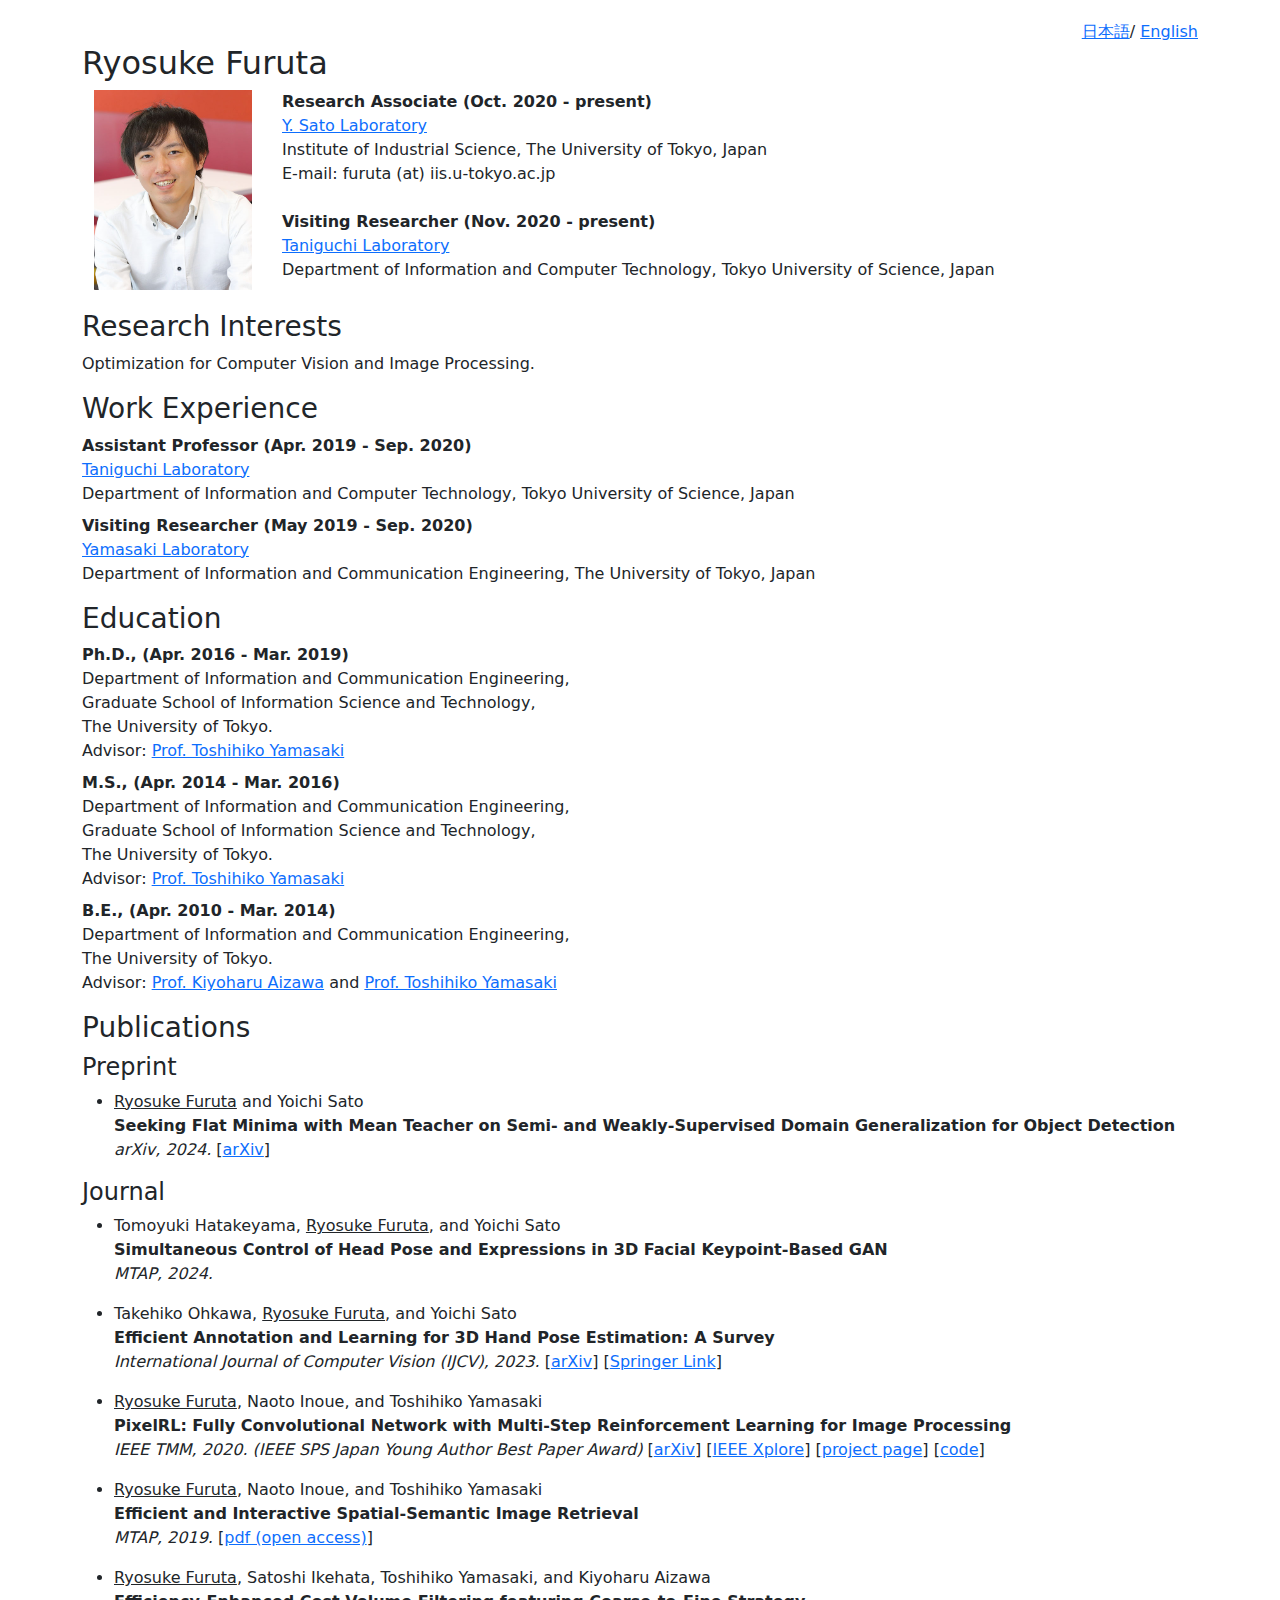
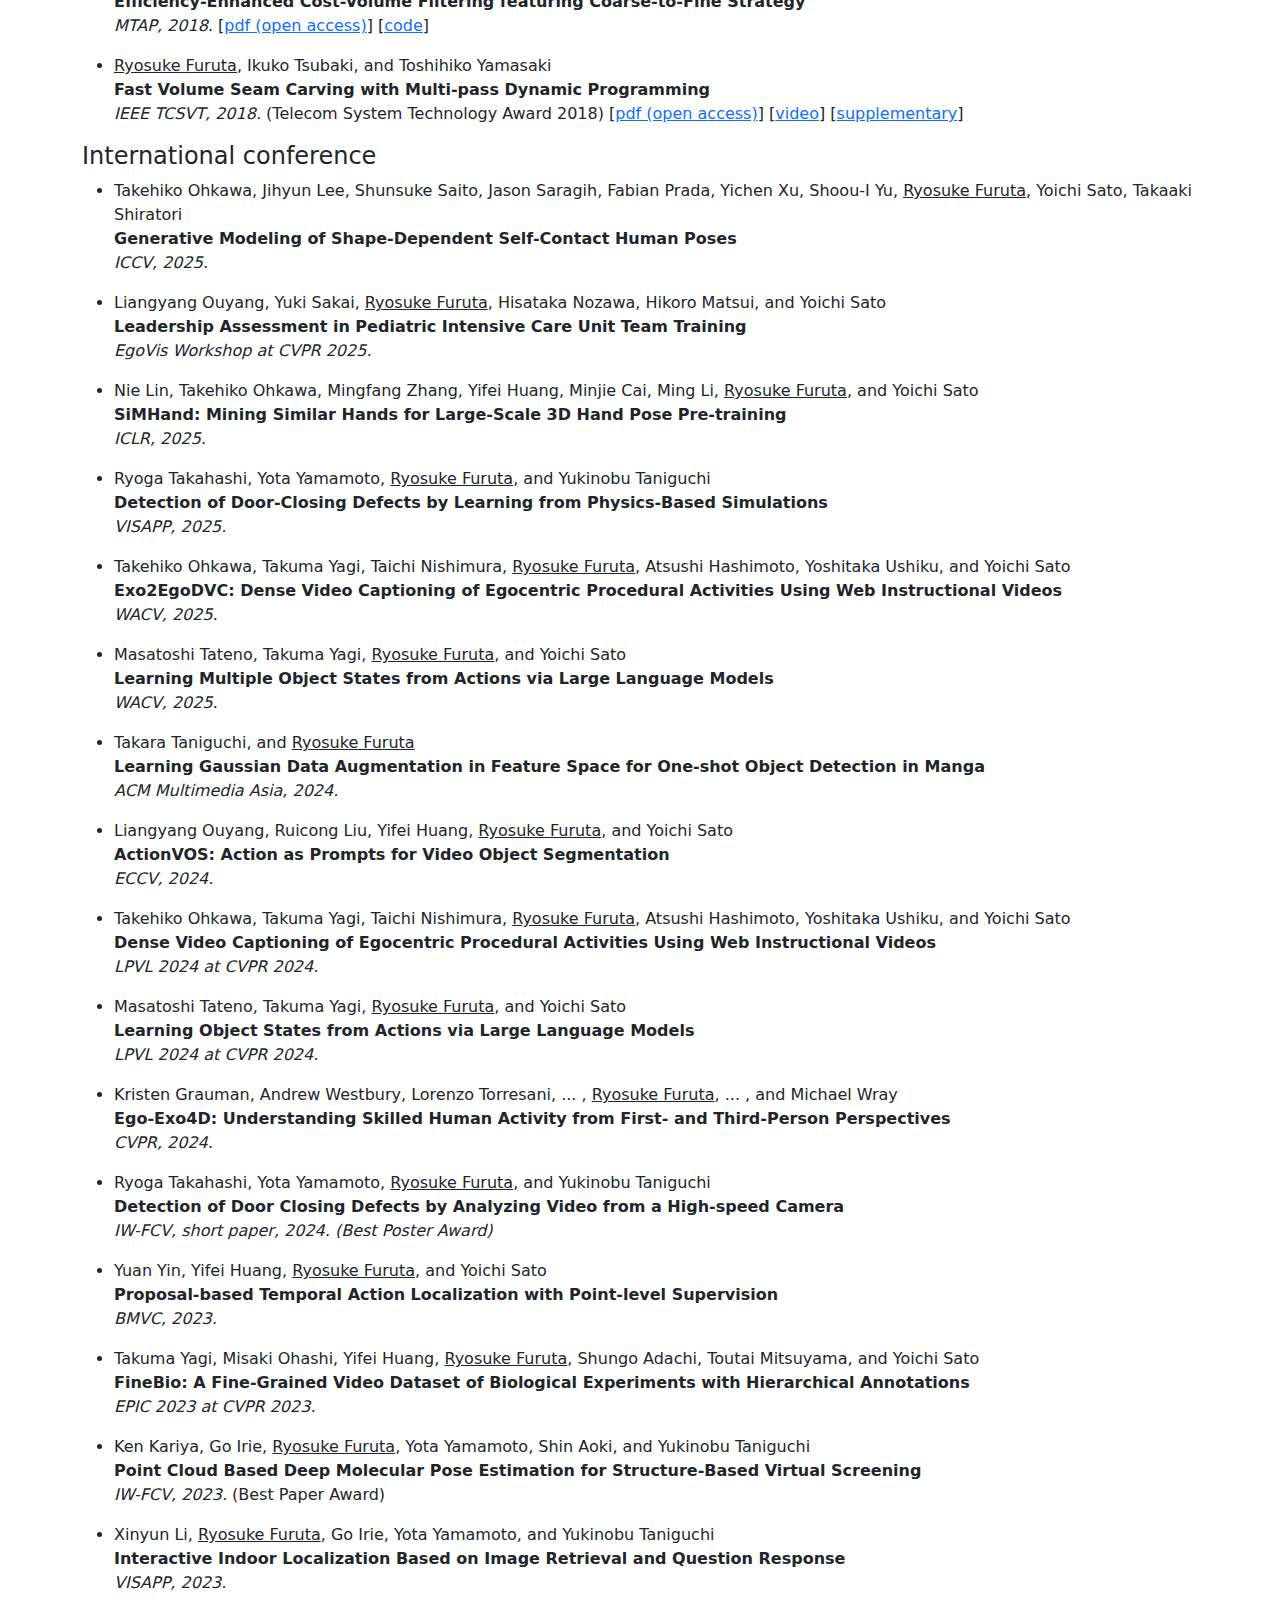
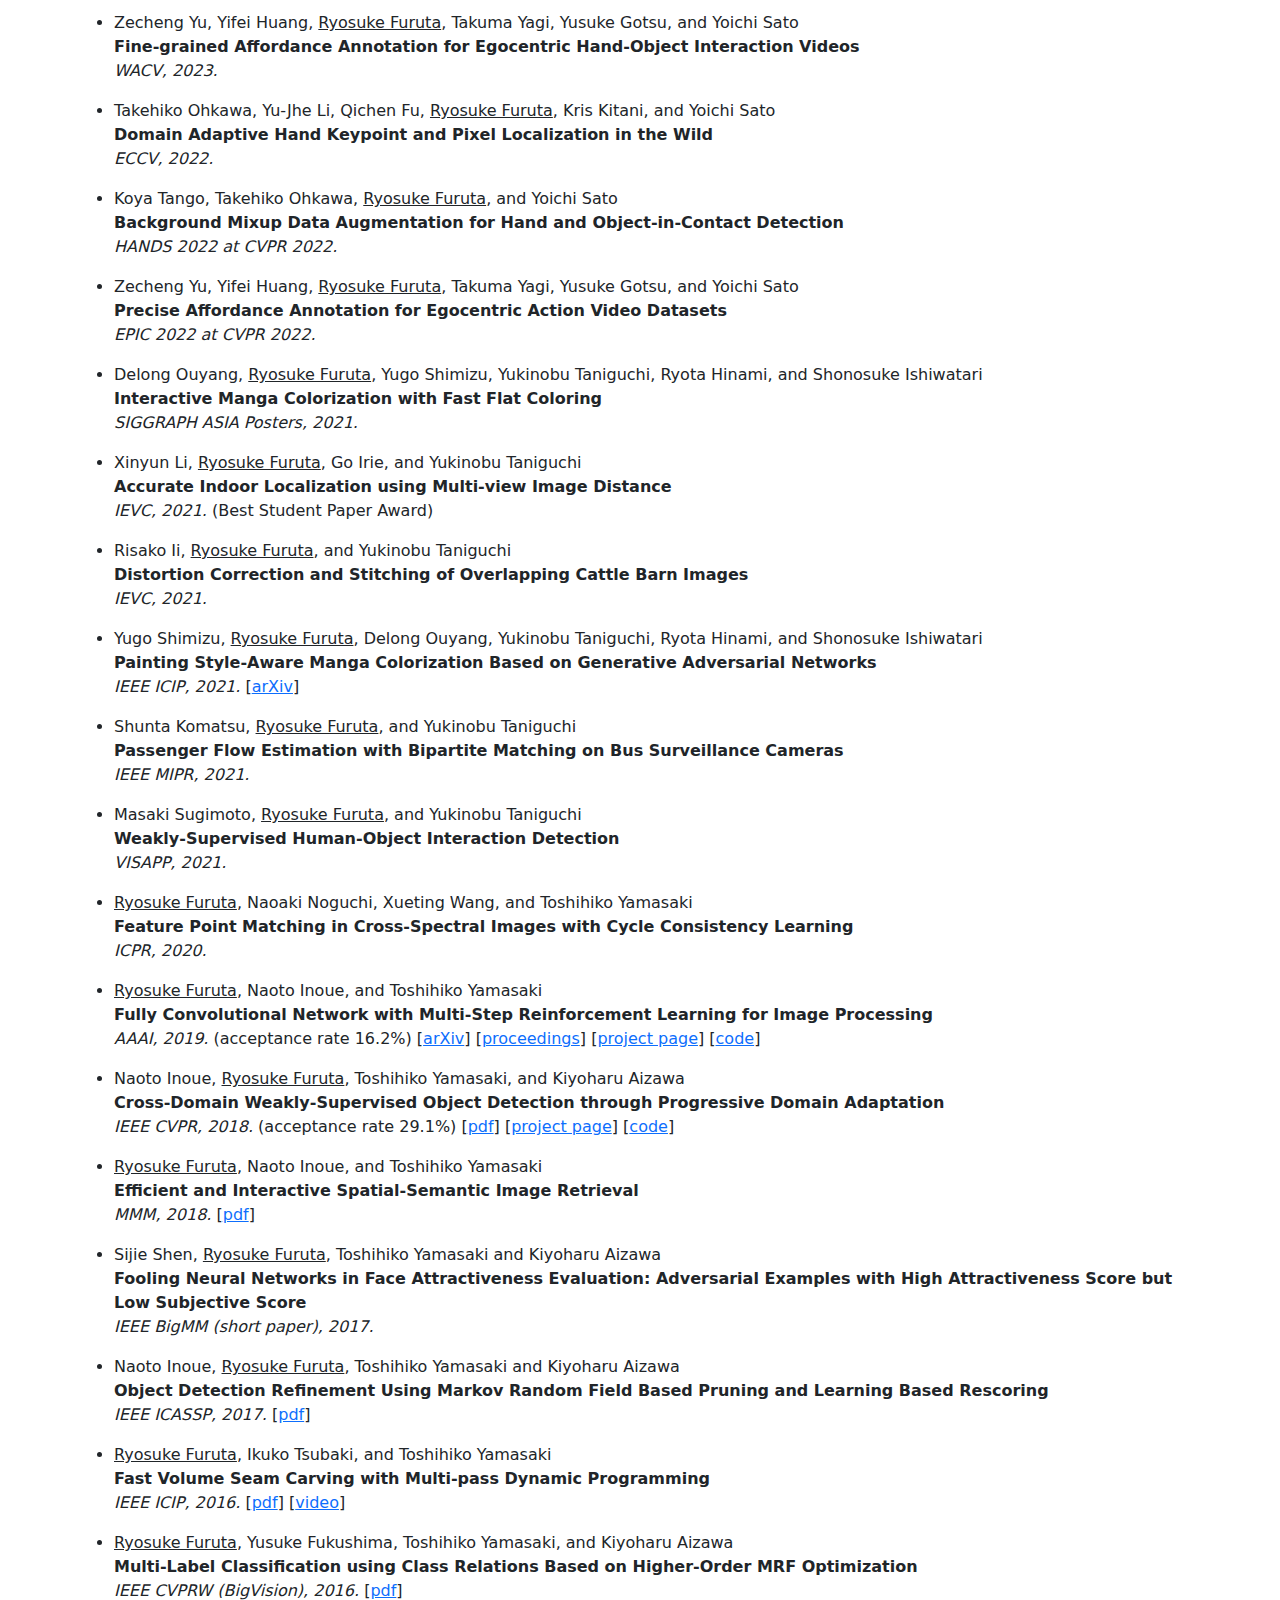
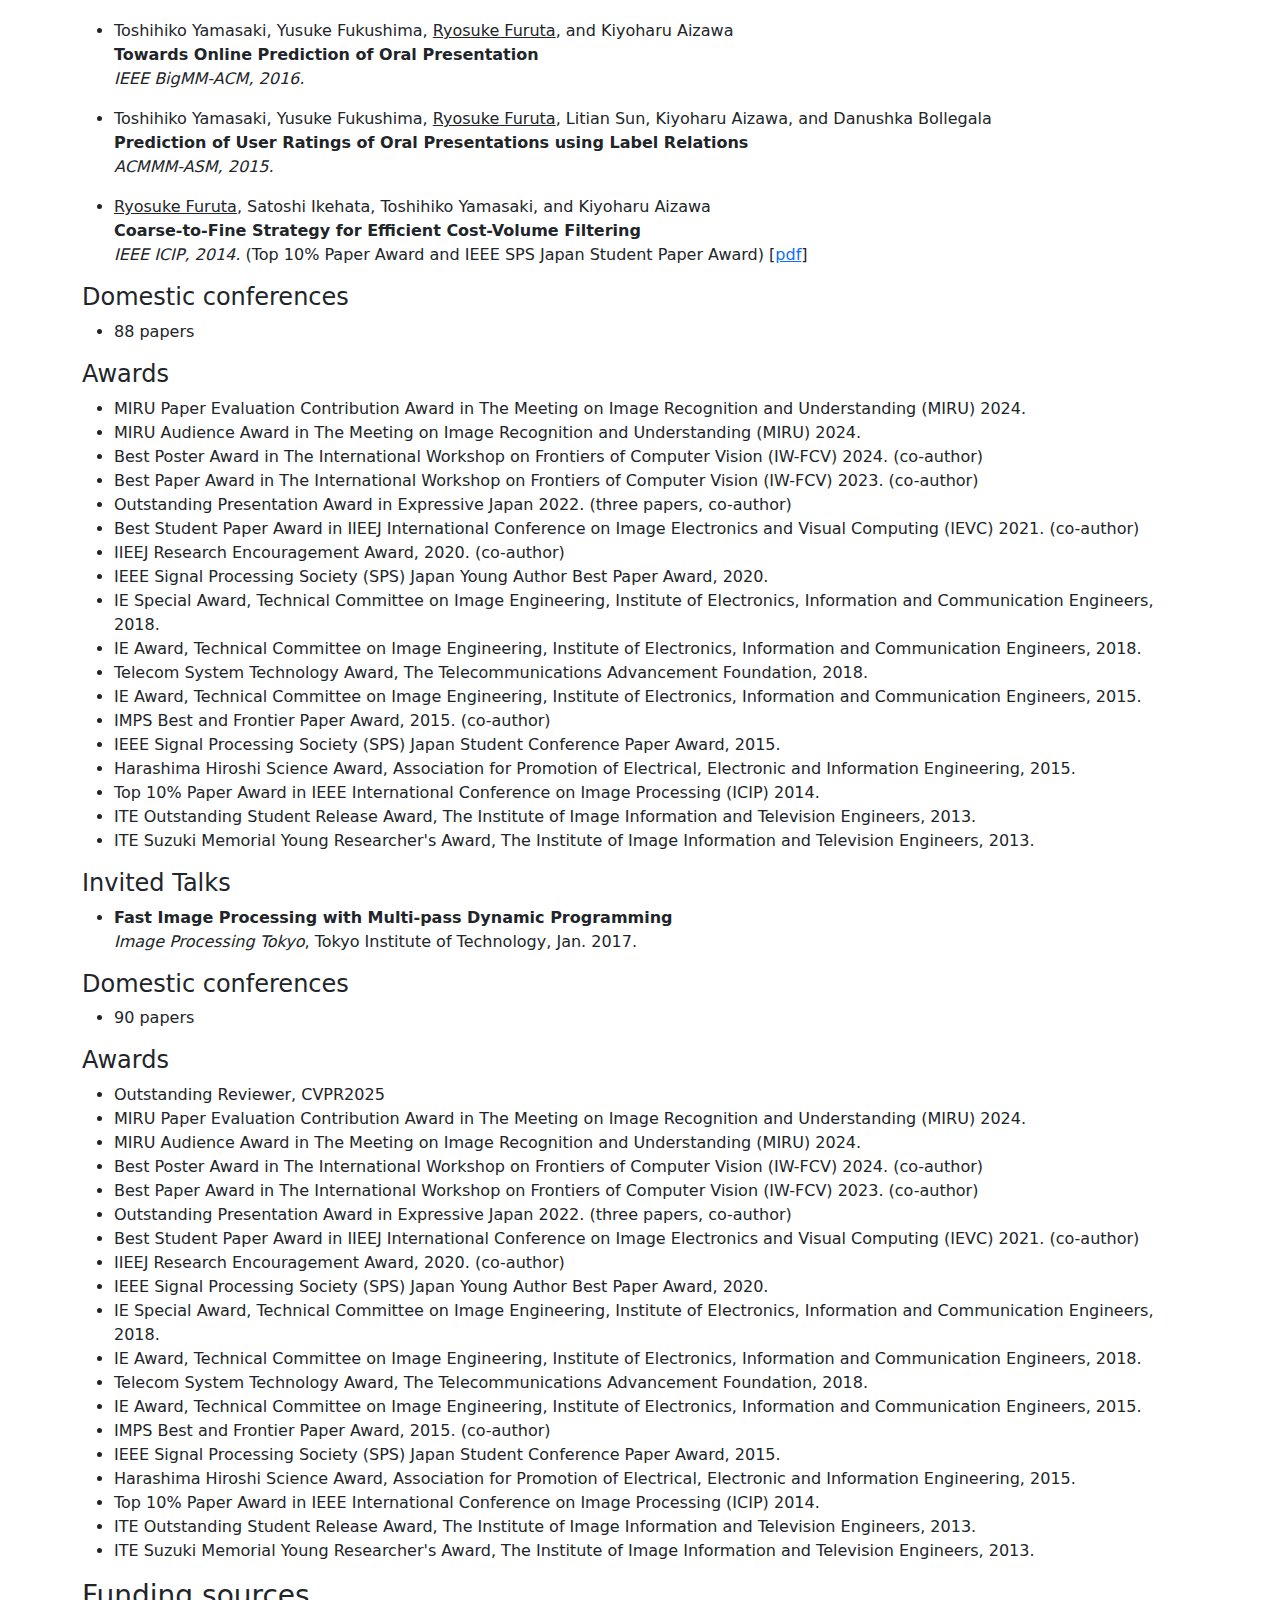
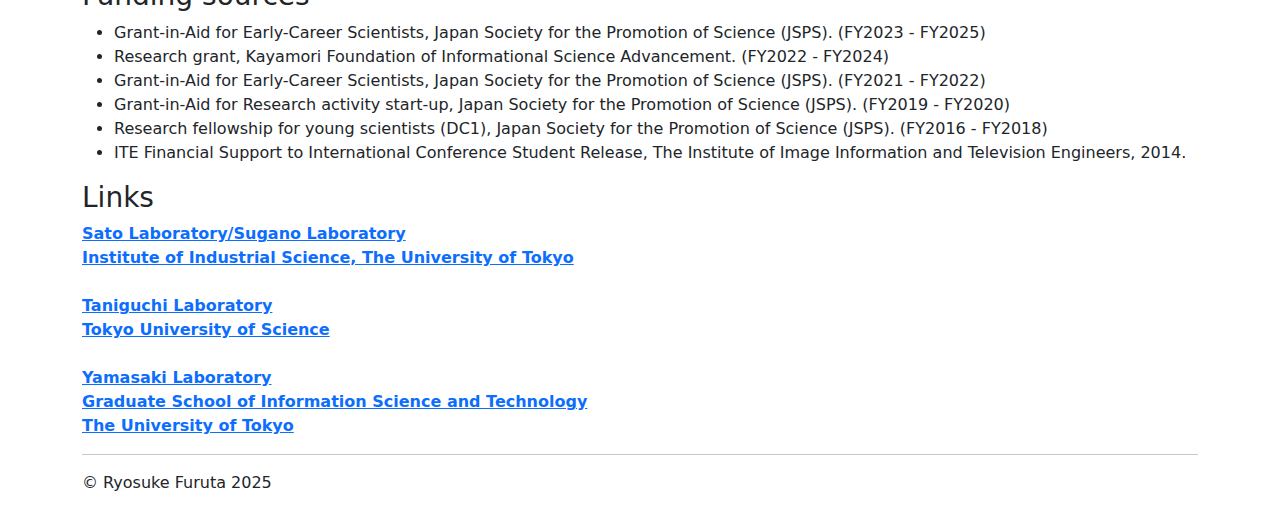
<file: index.html>
<!DOCTYPE html>
<html lang="en">
<head>
    <meta http-equiv="Content-Type" content="text/html; charset=UTF-8">
    <title>Ryosuke Furuta</title>
    <link href="./furuta_files/bootstrap.css" rel="stylesheet">
    <link href="./furuta_files/myedit.css" rel="stylesheet">
</head>
<body>
    <div class="container">
        <!-- Language Selection -->
        <div class="text-end">
            <a href="./index_jp.html">日本語</a>/
            <a href="./index.html">English</a>
        </div>

        <!-- Header Section -->
        <header>
            <h2>Ryosuke Furuta</h2>
            <div class="row" style="margin-bottom: 20px; margin-left: 0px;">
                <div class="col-lg-2">
                    <img src="photo/furuta.jpg" class="img-max-height" alt="Responsive image">
                </div>
                <div class="col-lg-10">
                    <b>Research Associate (Oct. 2020 - present)</b><br>
                    <a href="https://www.ut-vision.org/sato-lab/">Y. Sato Laboratory</a><br>
                    Institute of Industrial Science, The University of Tokyo, Japan<br>
                    E-mail: furuta (at) iis.u-tokyo.ac.jp<br><br>

                    <b>Visiting Researcher (Nov. 2020 - present)</b><br>
                    <a href="https://www.rs.tus.ac.jp/vml/">Taniguchi Laboratory</a><br>
                    Department of Information and Computer Technology, Tokyo University of Science, Japan<br>
                </div>
            </div>
        </header>

        <!-- Research Interests Section -->
        <section>
            <h3>Research Interests</h3>
            <p>Optimization for Computer Vision and Image Processing.</p>
        </section>

        <!-- Work Experience Section -->
        <section>
            <h3>Work Experience</h3>
            <dl>
                <dt>Assistant Professor (Apr. 2019 - Sep. 2020)</dt>
                <dd>
                    <a href="https://www.rs.tus.ac.jp/vml/">Taniguchi Laboratory</a><br>
                    Department of Information and Computer Technology, Tokyo University of Science, Japan
                </dd>
                
                <dt>Visiting Researcher (May 2019 - Sep. 2020)</dt>
                <dd>
                    <a href="http://www.cvm.t.u-tokyo.ac.jp/en/">Yamasaki Laboratory</a><br>
                    Department of Information and Communication Engineering, The University of Tokyo, Japan
                </dd>
            </dl>
        </section>

        <!-- Education Section -->
        <section>
            <h3>Education</h3>
            <dl>
                <dt>Ph.D., (Apr. 2016 - Mar. 2019)</dt>
                <dd>
                    Department of Information and Communication Engineering,<br>
                    Graduate School of Information Science and Technology,<br>
                    The University of Tokyo.<br>
                    Advisor: <a href="http://www.hal.t.u-tokyo.ac.jp/~yamasaki/index-e.html">Prof. Toshihiko Yamasaki</a>
                </dd>
                <dt>M.S., (Apr. 2014 - Mar. 2016)</dt>
                <dd>
                    Department of Information and Communication Engineering,<br>
                    Graduate School of Information Science and Technology,<br>
                    The University of Tokyo.<br>
                    Advisor: <a href="http://www.hal.t.u-tokyo.ac.jp/~yamasaki/index-e.html">Prof. Toshihiko Yamasaki</a>
                </dd>
                <dt>B.E., (Apr. 2010 - Mar. 2014)</dt>
                <dd>
                    Department of Information and Communication Engineering,<br>
                    The University of Tokyo.<br>
                    Advisor: <a href="http://www.hal.t.u-tokyo.ac.jp/~aizawa/">Prof. Kiyoharu Aizawa</a> and <a href="http://www.hal.t.u-tokyo.ac.jp/~yamasaki/index-e.html">Prof. Toshihiko Yamasaki</a>
                </dd>
            </dl>
        </section>

        <!-- Publications Section -->
        <section id="publications">
            <h3>Publications</h3>
            
            <!-- Preprint Subsection -->
            <h4>Preprint</h4>
            <ul>
                <li><span class="under">Ryosuke Furuta</span> and Yoichi Sato<br>
                    <strong>Seeking Flat Minima with Mean Teacher on Semi- and Weakly-Supervised Domain Generalization for Object Detection</strong><br>
                    <i>arXiv, 2024.</i> [<a href="https://arxiv.org/abs/2310.19351">arXiv</a>]
                </li>
            </ul>

            <!-- Journal Papers Subsection -->
            <h4>Journal</h4>
            <ul>
                <li>Tomoyuki Hatakeyama, <span class="under">Ryosuke Furuta</span>, and Yoichi Sato<br>
                    <strong>Simultaneous Control of Head Pose and Expressions in 3D Facial Keypoint-Based GAN</strong><br>
                    <i>MTAP, 2024.</i>
                </li>
            </ul>

            <ul>
                <li>Takehiko Ohkawa, <span class="under">Ryosuke Furuta</span>, and Yoichi Sato<br>
                    <strong>Efficient Annotation and Learning for 3D Hand Pose Estimation: A Survey</strong><br>
                    <i>International Journal of Computer Vision (IJCV), 2023.</i> [<a href="https://arxiv.org/abs/2206.02257">arXiv</a>] [<a href="https://link.springer.com/article/10.1007/s11263-023-01856-0">Springer Link</a>]
                </li>
            </ul>

            <ul>
                <li><span class="under">Ryosuke Furuta</span>, Naoto Inoue, and Toshihiko Yamasaki<br>
                    <strong>PixelRL: Fully Convolutional Network with Multi-Step Reinforcement Learning for Image Processing</strong><br>
                    <i>IEEE TMM, 2020. (IEEE SPS Japan Young Author Best Paper Award)</i> [<a href="https://arxiv.org/abs/1912.07190">arXiv</a>] [<a href="https://ieeexplore.ieee.org/document/8936404">IEEE Xplore</a>] [<a href="./pub/fcn_rl/fcn_rl.html">project page</a>] [<a href="https://github.com/rfuruta/pixelRL">code</a>]
                </li>
            </ul>

            <ul>
                <li><span class="under">Ryosuke Furuta</span>, Naoto Inoue, and Toshihiko Yamasaki<br>
                    <strong>Efficient and Interactive Spatial-Semantic Image Retrieval</strong><br>
                    <i>MTAP, 2019.</i> [<a href="https://link.springer.com/article/10.1007/s11042-018-7148-1?wt_mc=Internal.Event.1.SEM.ArticleAuthorOnlineFirst&utm_source=ArticleAuthorOnlineFirst&utm_medium=email&utm_content=AA_en_06082018&ArticleAuthorOnlineFirst_20190204">pdf (open access)</a>]
                </li>
            </ul>

            <ul>
                <li><span class="under">Ryosuke Furuta</span>, Satoshi Ikehata, Toshihiko Yamasaki, and Kiyoharu Aizawa<br>
                    <strong>Efficiency-Enhanced Cost-Volume Filtering featuring Coarse-to-Fine Strategy</strong><br>
                    <i>MTAP, 2018.</i> [<a href="https://link.springer.com/article/10.1007/s11042-017-4897-1?wt_mc=Internal.Event.1.SEM.ArticleAuthorOnlineFirst">pdf (open access)</a>] [<a href="./pub/c2fcvf/CtF_CVF.zip">code</a>]
                </li>
            </ul>

            <ul>
                <li><span class="under">Ryosuke Furuta</span>, Ikuko Tsubaki, and Toshihiko Yamasaki<br>
                    <strong>Fast Volume Seam Carving with Multi-pass Dynamic Programming</strong><br>
                    <i>IEEE TCSVT, 2018.</i> (Telecom System Technology Award 2018) [<a href="http://ieeexplore.ieee.org/document/7755760/">pdf (open access)</a>] [<a href="./pub/vsc/result.mp4">video</a>] [<a href="./pub/vsc/suppl.pdf">supplementary</a>]
                </li>
            </ul>

            <!-- International Conference Papers Subsection -->
            <h4>International conference</h4>
            <ul>
                <li>Takehiko Ohkawa, Jihyun Lee, Shunsuke Saito, Jason Saragih, Fabian Prada, Yichen Xu, Shoou-I Yu, <span class="under">Ryosuke Furuta</span>, Yoichi Sato, Takaaki Shiratori <br>
                    <strong>Generative Modeling of Shape-Dependent Self-Contact Human Poses</strong><br>
                    <i>ICCV, 2025.</i>
                </li>
            </ul>

            <ul>
                <li>Liangyang Ouyang, Yuki Sakai, <span class="under">Ryosuke Furuta</span>, Hisataka Nozawa, Hikoro Matsui, and Yoichi Sato<br>
                    <strong>Leadership Assessment in Pediatric Intensive Care Unit Team Training</strong><br>
                    <i>EgoVis Workshop at CVPR 2025.</i>
                </li>
            </ul>

            <ul>
                <li>Nie Lin, Takehiko Ohkawa, Mingfang Zhang, Yifei Huang, Minjie Cai, Ming Li, <span class="under">Ryosuke Furuta</span>, and Yoichi Sato<br>
                    <strong>SiMHand: Mining Similar Hands for Large-Scale 3D Hand Pose Pre-training</strong><br>
                    <i>ICLR, 2025.</i>
                </li>
            </ul>

            <ul>
                <li>Ryoga Takahashi, Yota Yamamoto, <span class="under">Ryosuke Furuta</span>, and Yukinobu Taniguchi<br>
                    <strong>Detection of Door-Closing Defects by Learning from Physics-Based Simulations</strong><br>
                    <i>VISAPP, 2025.</i>
                </li>
            </ul>

            <ul>
                <li>Takehiko Ohkawa, Takuma Yagi, Taichi Nishimura, <span class="under">Ryosuke Furuta</span>, Atsushi Hashimoto, Yoshitaka Ushiku, and Yoichi Sato<br>
                    <strong>Exo2EgoDVC: Dense Video Captioning of Egocentric Procedural Activities Using Web Instructional Videos</strong><br>
                    <i>WACV, 2025.</i>
                </li>
            </ul>

            <ul>
                <li>Masatoshi Tateno, Takuma Yagi, <span class="under">Ryosuke Furuta</span>, and Yoichi Sato<br>
                    <strong>Learning Multiple Object States from Actions via Large Language Models</strong><br>
                    <i>WACV, 2025.</i>
                </li>
            </ul>

            <ul>
                <li>Takara Taniguchi, and <span class="under">Ryosuke Furuta</span><br>
                    <strong>Learning Gaussian Data Augmentation in Feature Space for One-shot Object Detection in Manga</strong><br>
                    <i>ACM Multimedia Asia, 2024.</i>
                </li>
            </ul>

            <ul>
                <li>Liangyang Ouyang, Ruicong Liu, Yifei Huang, <span class="under">Ryosuke Furuta</span>, and Yoichi Sato<br>
                    <strong>ActionVOS: Action as Prompts for Video Object Segmentation</strong><br>
                    <i>ECCV, 2024.</i>
                </li>
            </ul>

            <ul>
                <li>Takehiko Ohkawa, Takuma Yagi, Taichi Nishimura, <span class="under">Ryosuke Furuta</span>, Atsushi Hashimoto, Yoshitaka Ushiku, and Yoichi Sato<br>
                    <strong>Dense Video Captioning of Egocentric Procedural Activities Using Web Instructional Videos</strong><br>
                    <i>LPVL 2024 at CVPR 2024.</i>
                </li>
            </ul>

            <ul>
                <li>Masatoshi Tateno, Takuma Yagi, <span class="under">Ryosuke Furuta</span>, and Yoichi Sato<br>
                    <strong>Learning Object States from Actions via Large Language Models</strong><br>
                    <i>LPVL 2024 at CVPR 2024.</i>
                </li>
            </ul>

            <ul>
                <li>Kristen Grauman, Andrew Westbury, Lorenzo Torresani, ... , <span class="under">Ryosuke Furuta</span>, ... , and Michael Wray<br>
                    <strong>Ego-Exo4D: Understanding Skilled Human Activity from First- and Third-Person Perspectives</strong><br>
                    <i>CVPR, 2024.</i>
                </li>
            </ul>

            <ul>
                <li>Ryoga Takahashi, Yota Yamamoto, <span class="under">Ryosuke Furuta</span>, and Yukinobu Taniguchi<br>
                    <strong>Detection of Door Closing Defects by Analyzing Video from a High-speed Camera</strong><br>
                    <i>IW-FCV, short paper, 2024. (Best Poster Award)</i>
                </li>
            </ul>

            <ul>
                <li>Yuan Yin, Yifei Huang, <span class="under">Ryosuke Furuta</span>, and Yoichi Sato<br>
                    <strong>Proposal-based Temporal Action Localization with Point-level Supervision</strong><br>
                    <i>BMVC, 2023.</i>
                </li>
            </ul>

            <ul>
                <li>Takuma Yagi, Misaki Ohashi, Yifei Huang, <span class="under">Ryosuke Furuta</span>, Shungo Adachi, Toutai Mitsuyama, and Yoichi Sato<br>
                    <strong>FineBio: A Fine-Grained Video Dataset of Biological Experiments with Hierarchical Annotations</strong><br>
                    <i>EPIC 2023 at CVPR 2023.</i>
                </li>
            </ul>

            <ul>
                <li>Ken Kariya, Go Irie, <span class="under">Ryosuke Furuta</span>, Yota Yamamoto, Shin Aoki, and Yukinobu Taniguchi<br>
                    <strong>Point Cloud Based Deep Molecular Pose Estimation for Structure-Based Virtual Screening</strong><br>
                    <i>IW-FCV, 2023.</i> (Best Paper Award)
                </li>
            </ul>

            <ul>
                <li>Xinyun Li, <span class="under">Ryosuke Furuta</span>, Go Irie, Yota Yamamoto, and Yukinobu Taniguchi<br>
                    <strong>Interactive Indoor Localization Based on Image Retrieval and Question Response</strong><br>
                    <i>VISAPP, 2023.</i>
                </li>
            </ul>

            <ul>
                <li>Zecheng Yu, Yifei Huang, <span class="under">Ryosuke Furuta</span>, Takuma Yagi, Yusuke Gotsu, and Yoichi Sato<br>
                    <strong>Fine-grained Affordance Annotation for Egocentric Hand-Object Interaction Videos</strong><br>
                    <i>WACV, 2023.</i>
                </li>
            </ul>

            <ul>
                <li>Takehiko Ohkawa, Yu-Jhe Li, Qichen Fu, <span class="under">Ryosuke Furuta</span>, Kris Kitani, and Yoichi Sato<br>
                    <strong>Domain Adaptive Hand Keypoint and Pixel Localization in the Wild</strong><br>
                    <i>ECCV, 2022.</i>
                </li>
            </ul>

            <ul>
                <li>Koya Tango, Takehiko Ohkawa, <span class="under">Ryosuke Furuta</span>, and Yoichi Sato<br>
                    <strong>Background Mixup Data Augmentation for Hand and Object-in-Contact Detection</strong><br>
                    <i>HANDS 2022 at CVPR 2022.</i>
                </li>
            </ul>

            <ul>
                <li>Zecheng Yu, Yifei Huang, <span class="under">Ryosuke Furuta</span>, Takuma Yagi, Yusuke Gotsu, and Yoichi Sato<br>
                    <strong>Precise Affordance Annotation for Egocentric Action Video Datasets</strong><br>
                    <i>EPIC 2022 at CVPR 2022.</i>
                </li>
            </ul>

            <ul>
                <li>Delong Ouyang, <span class="under">Ryosuke Furuta</span>, Yugo Shimizu, Yukinobu Taniguchi, Ryota Hinami, and Shonosuke Ishiwatari<br>
                    <strong>Interactive Manga Colorization with Fast Flat Coloring</strong><br>
                    <i>SIGGRAPH ASIA Posters, 2021.</i>
                </li>
            </ul>

            <ul>
                <li>Xinyun Li, <span class="under">Ryosuke Furuta</span>, Go Irie, and Yukinobu Taniguchi<br>
                    <strong>Accurate Indoor Localization using Multi-view Image Distance</strong><br>
                    <i>IEVC, 2021.</i> (Best Student Paper Award)
                </li>
            </ul>

            <ul>
                <li>Risako Ii, <span class="under">Ryosuke Furuta</span>, and Yukinobu Taniguchi<br>
                    <strong>Distortion Correction and Stitching of Overlapping Cattle Barn Images</strong><br>
                    <i>IEVC, 2021.</i>
                </li>
            </ul>

            <ul>
                <li>Yugo Shimizu, <span class="under">Ryosuke Furuta</span>, Delong Ouyang, Yukinobu Taniguchi, Ryota Hinami, and Shonosuke Ishiwatari<br>
                    <strong>Painting Style-Aware Manga Colorization Based on Generative Adversarial Networks</strong><br>
                    <i>IEEE ICIP, 2021.</i> [<a href="https://arxiv.org/abs/2107.07943">arXiv</a>]
                </li>
            </ul>

            <ul>
                <li>Shunta Komatsu, <span class="under">Ryosuke Furuta</span>, and Yukinobu Taniguchi<br>
                    <strong>Passenger Flow Estimation with Bipartite Matching on Bus Surveillance Cameras</strong><br>
                    <i>IEEE MIPR, 2021.</i>
                </li>
            </ul>

            <ul>
                <li>Masaki Sugimoto, <span class="under">Ryosuke Furuta</span>, and Yukinobu Taniguchi<br>
                    <strong>Weakly-Supervised Human-Object Interaction Detection</strong><br>
                    <i>VISAPP, 2021.</i>
                </li>
            </ul>

            <ul>
                <li><span class="under">Ryosuke Furuta</span>, Naoaki Noguchi, Xueting Wang, and Toshihiko Yamasaki<br>
                    <strong>Feature Point Matching in Cross-Spectral Images with Cycle Consistency Learning</strong><br>
                    <i>ICPR, 2020.</i>
                </li>
            </ul>

            <ul>
                <li><span class="under">Ryosuke Furuta</span>, Naoto Inoue, and Toshihiko Yamasaki<br>
                    <strong>Fully Convolutional Network with Multi-Step Reinforcement Learning for Image Processing</strong><br>
                    <i>AAAI, 2019.</i> (acceptance rate 16.2%) [<a href="https://arxiv.org/abs/1811.04323">arXiv</a>] [<a href="https://aaai.org/ojs/index.php/AAAI/article/view/4240">proceedings</a>] [<a href="./pub/fcn_rl/fcn_rl.html">project page</a>] [<a href="https://github.com/rfuruta/pixelRL">code</a>]
                </li>
            </ul>

            <ul>
                <li>Naoto Inoue, <span class="under">Ryosuke Furuta</span>, Toshihiko Yamasaki, and Kiyoharu Aizawa<br>
                    <strong>Cross-Domain Weakly-Supervised Object Detection through Progressive Domain Adaptation</strong><br>
                    <i>IEEE CVPR, 2018.</i> (acceptance rate 29.1%) [<a href="https://arxiv.org/abs/1803.11365">pdf</a>] [<a href="https://naoto0804.github.io/cross_domain_detection/">project page</a>] [<a href="https://github.com/naoto0804/cross-domain-detection">code</a>]
                </li>
            </ul>

            <ul>
                <li><span class="under">Ryosuke Furuta</span>, Naoto Inoue, and Toshihiko Yamasaki<br>
                    <strong>Efficient and Interactive Spatial-Semantic Image Retrieval</strong><br>
                    <i>MMM, 2018.</i> [<a href="./pub/retrieval/llncs.pdf">pdf</a>]
                </li>
            </ul>

            <ul>
                <li>Sijie Shen, <span class="under">Ryosuke Furuta</span>, Toshihiko Yamasaki and Kiyoharu Aizawa<br>
                    <strong>Fooling Neural Networks in Face Attractiveness Evaluation: Adversarial Examples with High Attractiveness Score but Low Subjective Score</strong><br>
                    <i>IEEE BigMM (short paper), 2017.</i>
                </li>
            </ul>

            <ul>
                <li>Naoto Inoue, <span class="under">Ryosuke Furuta</span>, Toshihiko Yamasaki and Kiyoharu Aizawa<br>
                    <strong>Object Detection Refinement Using Markov Random Field Based Pruning and Learning Based Rescoring</strong><br>
                    <i>IEEE ICASSP, 2017.</i> [<a href="http://www.hal.t.u-tokyo.ac.jp/~inoue/pub/icassp2017/icassp2017.pdf">pdf</a>]
                </li>
            </ul>

            <ul>
                <li><span class="under">Ryosuke Furuta</span>, Ikuko Tsubaki, and Toshihiko Yamasaki<br>
                    <strong>Fast Volume Seam Carving with Multi-pass Dynamic Programming</strong><br>
                    <i>IEEE ICIP, 2016.</i> [<a href="./pub/vsc/icip2016.pdf">pdf</a>] [<a href="./pub/vsc/icip2016.mp4">video</a>]
                </li>
            </ul>

            <ul>
                <li><span class="under">Ryosuke Furuta</span>, Yusuke Fukushima, Toshihiko Yamasaki, and Kiyoharu Aizawa<br>
                    <strong>Multi-Label Classification using Class Relations Based on Higher-Order MRF Optimization</strong><br>
                    <i>IEEE CVPRW (BigVision), 2016.</i> [<a href="./pub/mrf/bigvision2016.pdf">pdf</a>]
                </li>
            </ul>

            <ul>
                <li>Toshihiko Yamasaki, Yusuke Fukushima, <span class="under">Ryosuke Furuta</span>, and Kiyoharu Aizawa<br>
                    <strong>Towards Online Prediction of Oral Presentation</strong><br>
                    <i>IEEE BigMM-ACM, 2016.</i>
                </li>
            </ul>

            <ul>
                <li>Toshihiko Yamasaki, Yusuke Fukushima, <span class="under">Ryosuke Furuta</span>, Litian Sun, Kiyoharu Aizawa, and Danushka Bollegala<br>
                    <strong>Prediction of User Ratings of Oral Presentations using Label Relations</strong><br>
                    <i>ACMMM-ASM, 2015.</i>
                </li>
            </ul>

            <ul>
                <li><span class="under">Ryosuke Furuta</span>, Satoshi Ikehata, Toshihiko Yamasaki, and Kiyoharu Aizawa<br>
                    <strong>Coarse-to-Fine Strategy for Efficient Cost-Volume Filtering</strong><br>
                    <i>IEEE ICIP, 2014.</i> (Top 10% Paper Award and IEEE SPS Japan Student Paper Award) [<a href="./pub/c2fcvf/icip2014.pdf">pdf</a>]
                </li>
            </ul>
            
            <h4>Domestic conferences</h4>
            <ul>
                <li>88 papers</li>
            </ul>
            <h4>Awards</h4>
            <ul>
                <li>MIRU Paper Evaluation Contribution Award in The Meeting on Image Recognition and Understanding (MIRU) 2024.</li>
                <li>MIRU Audience Award in The Meeting on Image Recognition and Understanding (MIRU) 2024.</li>
                <li>Best Poster Award in The International Workshop on Frontiers of Computer Vision (IW-FCV) 2024. (co-author)</li>
                <li>Best Paper Award in The International Workshop on Frontiers of Computer Vision (IW-FCV) 2023. (co-author)</li>
                <li>Outstanding Presentation Award in Expressive Japan 2022. (three papers, co-author)</li>
                <li>Best Student Paper Award in IIEEJ International Conference on Image Electronics and Visual Computing (IEVC) 2021. (co-author)</li>
                <li>IIEEJ Research Encouragement Award, 2020. (co-author)</li>
                <li>IEEE Signal Processing Society (SPS) Japan Young Author Best Paper Award, 2020.</li>
                <li>IE Special Award, Technical Committee on Image Engineering, Institute of Electronics, Information and Communication Engineers, 2018.</li>
                <li>IE Award, Technical Committee on Image Engineering, Institute of Electronics, Information and Communication Engineers, 2018.</li>
                <li>Telecom System Technology Award, The Telecommunications Advancement Foundation, 2018.</li>
                <li>IE Award, Technical Committee on Image Engineering, Institute of Electronics, Information and Communication Engineers, 2015.</li>
                <li>IMPS Best and Frontier Paper Award, 2015. (co-author)</li>
                <li>IEEE Signal Processing Society (SPS) Japan Student Conference Paper Award, 2015.</li>
                <li>Harashima Hiroshi Science Award, Association for Promotion of Electrical, Electronic and Information Engineering, 2015.</li>
                <li>Top 10% Paper Award in IEEE International Conference on Image Processing (ICIP) 2014.</li>
                <li>ITE Outstanding Student Release Award, The Institute of Image Information and Television Engineers, 2013.</li>
                <li>ITE Suzuki Memorial Young Researcher's Award, The Institute of Image Information and Television Engineers, 2013.</li>
            </ul>
            <h4>Invited Talks</h4>
            <ul>
                <li><strong>Fast Image Processing with Multi-pass Dynamic Programming</strong><br>
                    <i>Image Processing Tokyo</i>, Tokyo Institute of Technology, Jan. 2017.
                </li>
            </ul>

            <!-- Domestic Conference Papers Subsection -->
            <h4>Domestic conferences</h4>
            <ul>
                <li>90 papers</li>
            </ul>

            <!-- Awards Subsection -->
            <h4>Awards</h4>
            <ul>
                <li>Outstanding Reviewer, CVPR2025</li>
                <li>MIRU Paper Evaluation Contribution Award in The Meeting on Image Recognition and Understanding (MIRU) 2024.</li>
                <li>MIRU Audience Award in The Meeting on Image Recognition and Understanding (MIRU) 2024.</li>
                <li>Best Poster Award in The International Workshop on Frontiers of Computer Vision (IW-FCV) 2024. (co-author)</li>
                <li>Best Paper Award in The International Workshop on Frontiers of Computer Vision (IW-FCV) 2023. (co-author)</li>
                <li>Outstanding Presentation Award in Expressive Japan 2022. (three papers, co-author)</li>
                <li>Best Student Paper Award in IIEEJ International Conference on Image Electronics and Visual Computing (IEVC) 2021. (co-author)</li>
                <li>IIEEJ Research Encouragement Award, 2020. (co-author)</li>
                <li>IEEE Signal Processing Society (SPS) Japan Young Author Best Paper Award, 2020.</li>
                <li>IE Special Award, Technical Committee on Image Engineering, Institute of Electronics, Information and Communication Engineers, 2018.</li>
                <li>IE Award, Technical Committee on Image Engineering, Institute of Electronics, Information and Communication Engineers, 2018.</li>
                <li>Telecom System Technology Award, The Telecommunications Advancement Foundation, 2018.</li>
                <li>IE Award, Technical Committee on Image Engineering, Institute of Electronics, Information and Communication Engineers, 2015.</li>
                <li>IMPS Best and Frontier Paper Award, 2015. (co-author)</li>
                <li>IEEE Signal Processing Society (SPS) Japan Student Conference Paper Award, 2015.</li>
                <li>Harashima Hiroshi Science Award, Association for Promotion of Electrical, Electronic and Information Engineering, 2015.</li>
                <li>Top 10% Paper Award in IEEE International Conference on Image Processing (ICIP) 2014.</li>
                <li>ITE Outstanding Student Release Award, The Institute of Image Information and Television Engineers, 2013.</li>
                <li>ITE Suzuki Memorial Young Researcher's Award, The Institute of Image Information and Television Engineers, 2013.</li>
            </ul>
        </section>

        <!-- Funding Sources Section -->
        <section id="others">
            <h3>Funding sources</h3>
            <ul>
                <li>Grant-in-Aid for Early-Career Scientists, Japan Society for the Promotion of Science (JSPS). (FY2023 - FY2025)</li>
                <li>Research grant, Kayamori Foundation of Informational Science Advancement. (FY2022 - FY2024)</li>
                <li>Grant-in-Aid for Early-Career Scientists, Japan Society for the Promotion of Science (JSPS). (FY2021 - FY2022)</li>
                <li>Grant-in-Aid for Research activity start-up, Japan Society for the Promotion of Science (JSPS). (FY2019 - FY2020)</li>
                <li>Research fellowship for young scientists (DC1), Japan Society for the Promotion of Science (JSPS). (FY2016 - FY2018)</li>
                <li>ITE Financial Support to International Conference Student Release, The Institute of Image Information and Television Engineers, 2014. </li>
            </ul>
        </section>

        <!-- Links Section -->
        <section id="link">
            <h3>Links</h3>
            <dl>
                <dt><a href="https://www.ut-vision.org/">Sato Laboratory/Sugano Laboratory</a></dt>
                <dt><a href="https://www.iis.u-tokyo.ac.jp/en/">Institute of Industrial Science, The University of Tokyo</a></dt><br>

                <dt><a href="https://www.rs.tus.ac.jp/vml/">Taniguchi Laboratory</a></dt>
                <dt><a href="https://www.tus.ac.jp/en/">Tokyo University of Science</a></dt><br>

                <dt><a href="http://www.cvm.t.u-tokyo.ac.jp/en/">Yamasaki Laboratory</a></dt>
                <dt><a href="http://www.i.u-tokyo.ac.jp/index_e.shtml">Graduate School of Information Science and Technology</a></dt>	
                <dt><a href="http://www.u-tokyo.ac.jp/en/">The University of Tokyo</a></dt>
            </dl>
        </section>

        <!-- Footer -->
        <hr>
        <footer>
            <p>© Ryosuke Furuta 2025</p>
        </footer>
    </div>

    <!-- Scripts -->
    <script src="./furuta_files/bootstrap.js"></script>
</body>
</html>
</file>
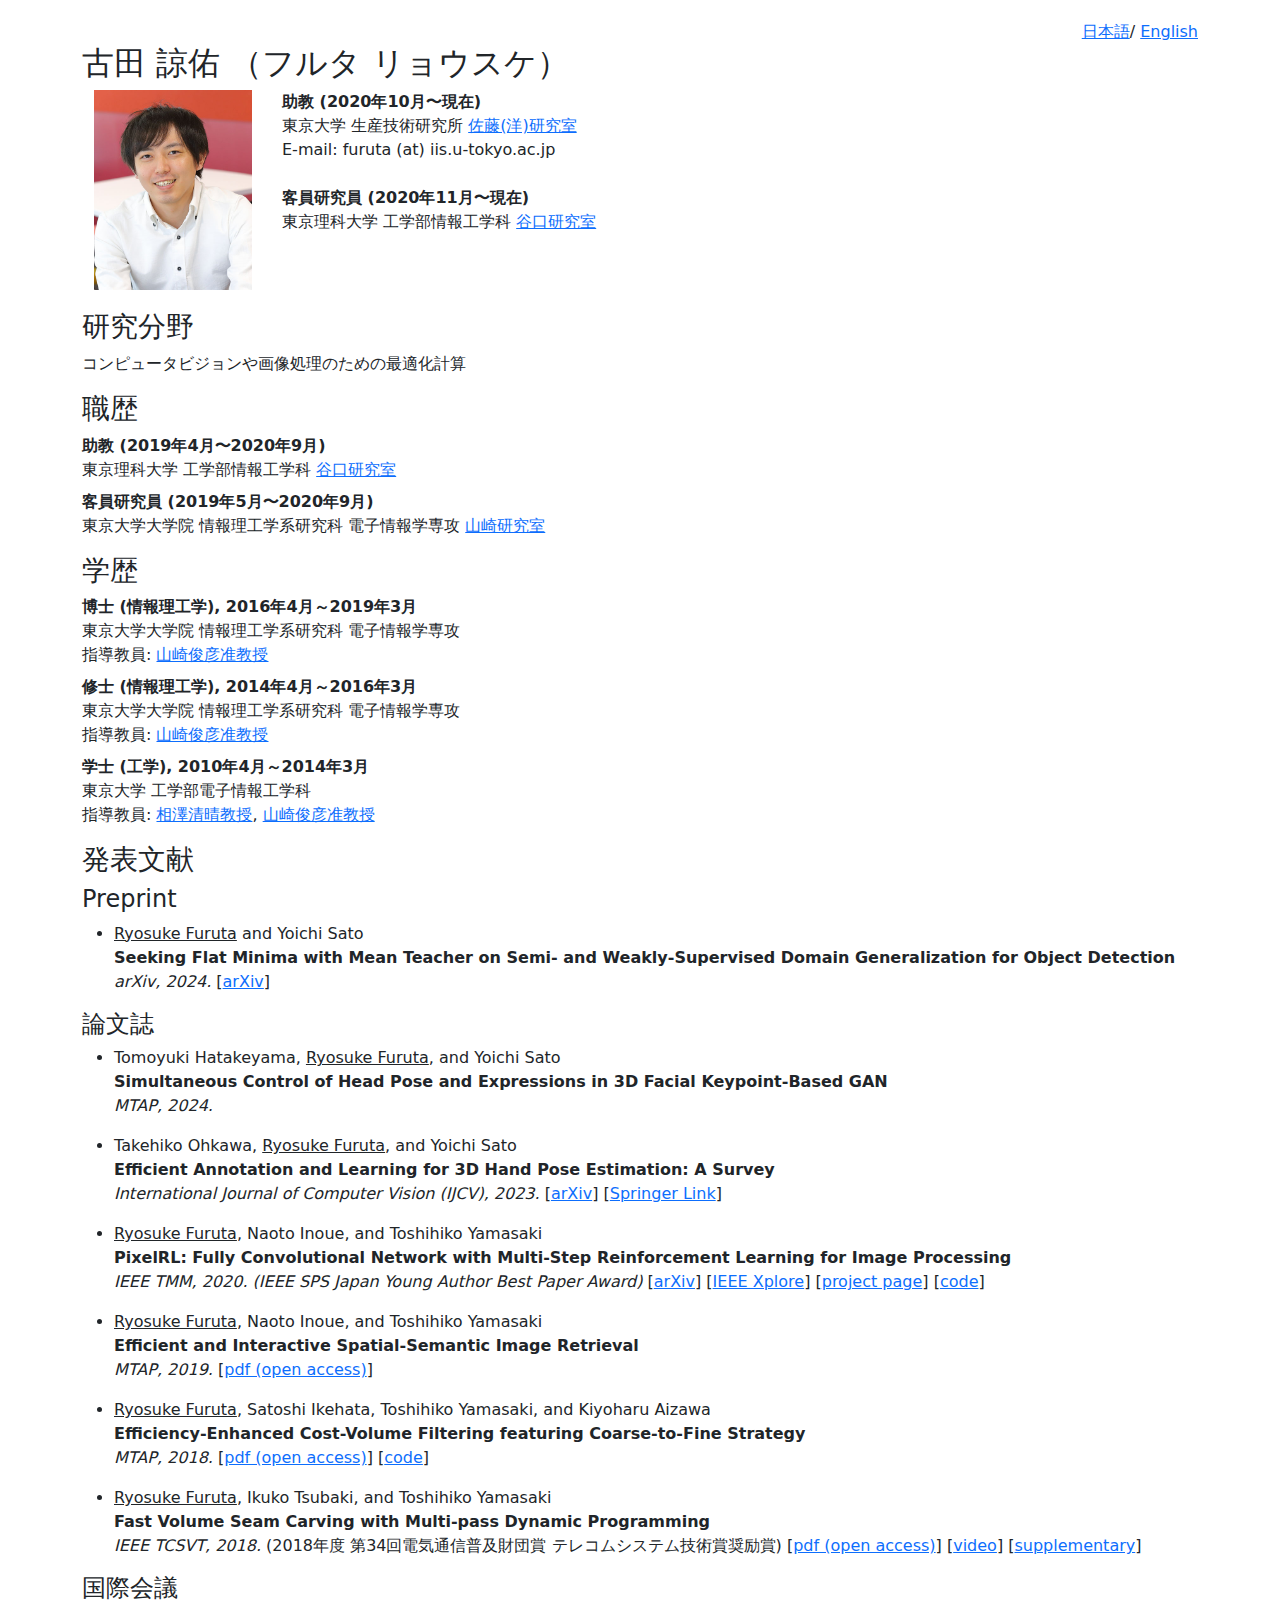
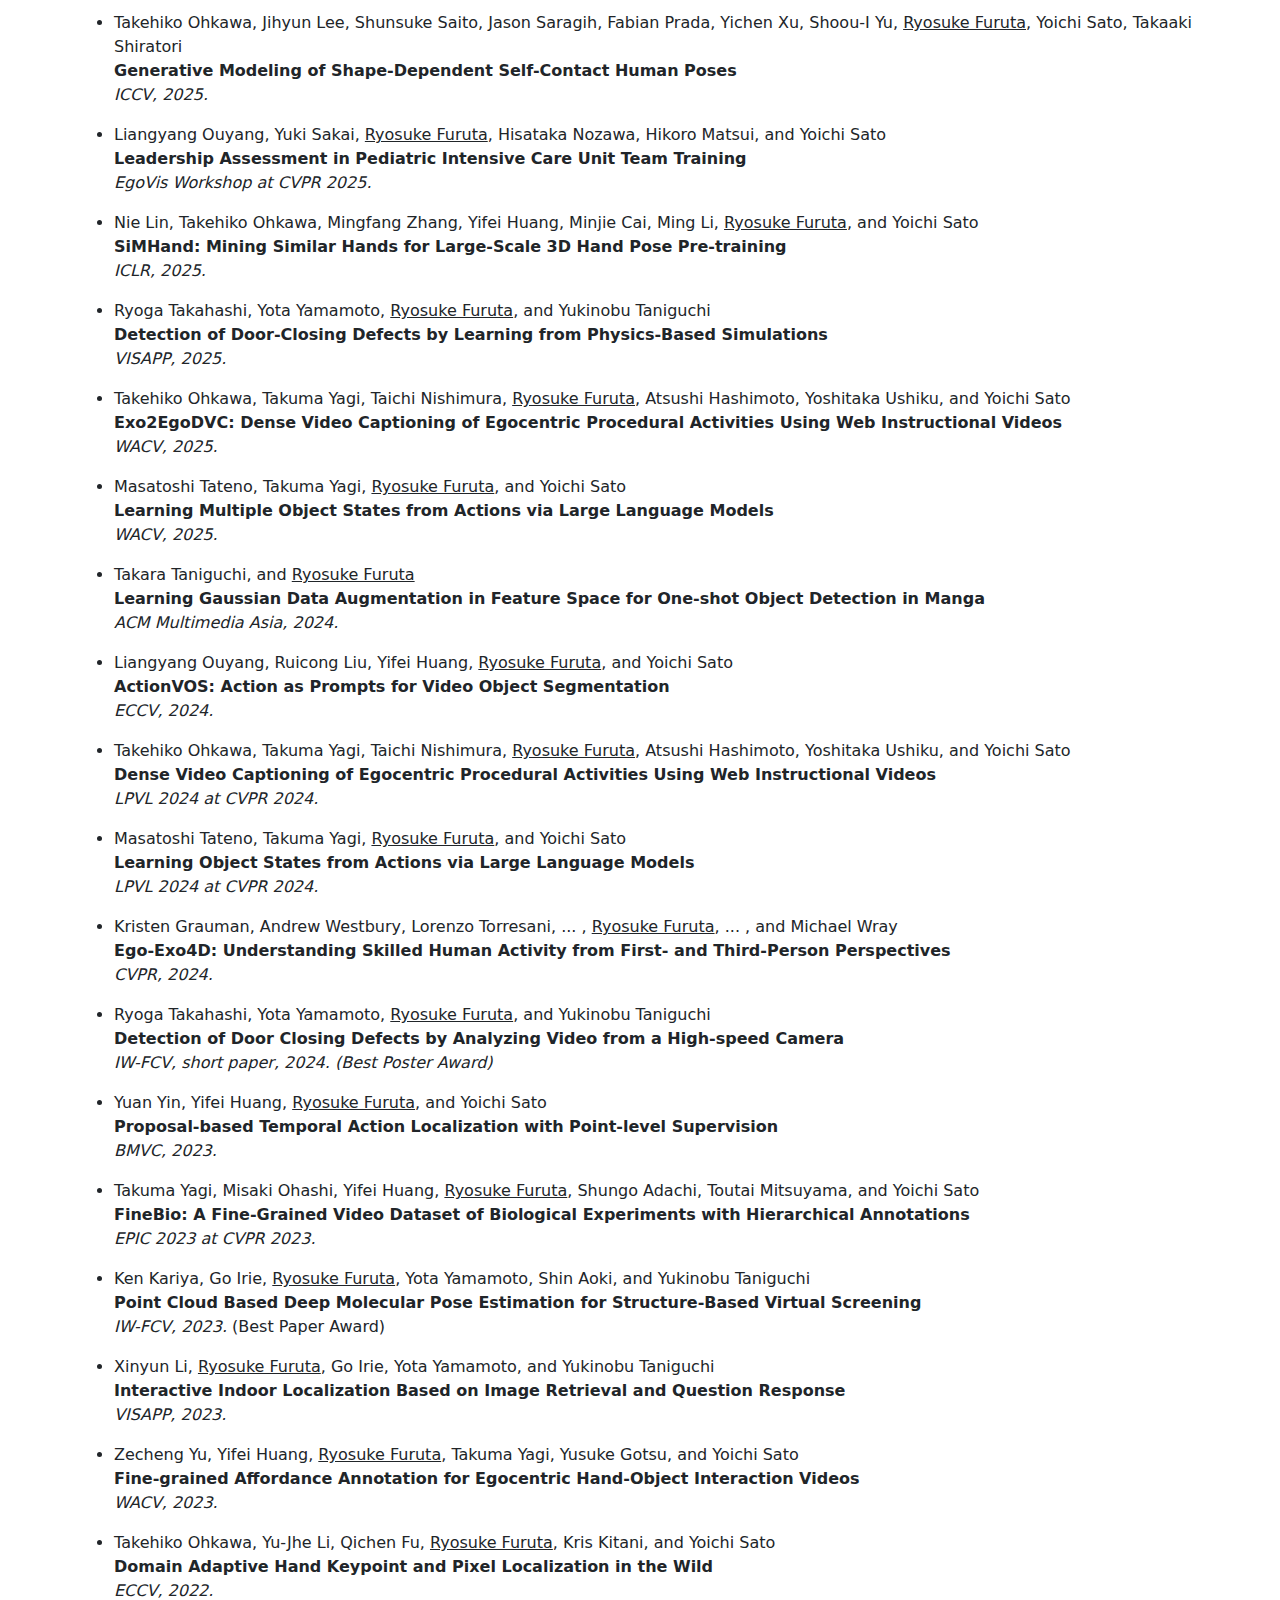
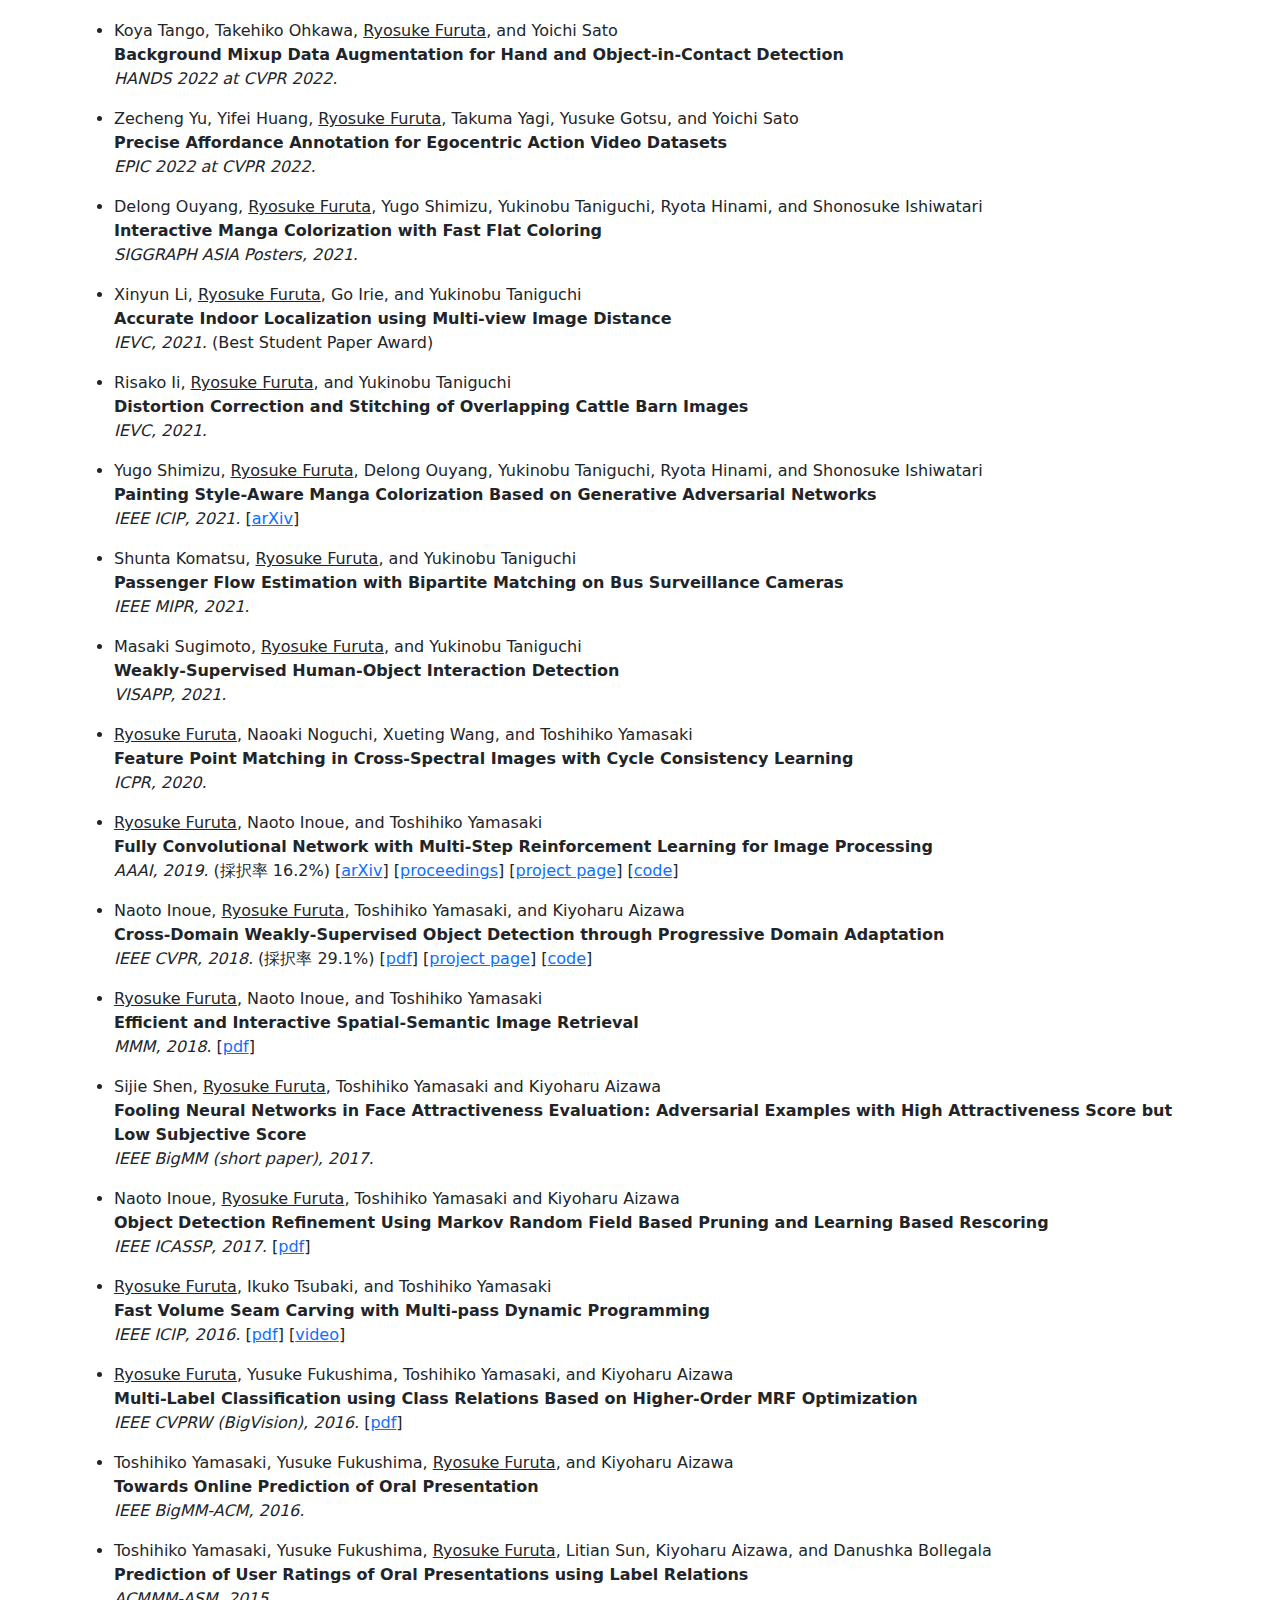
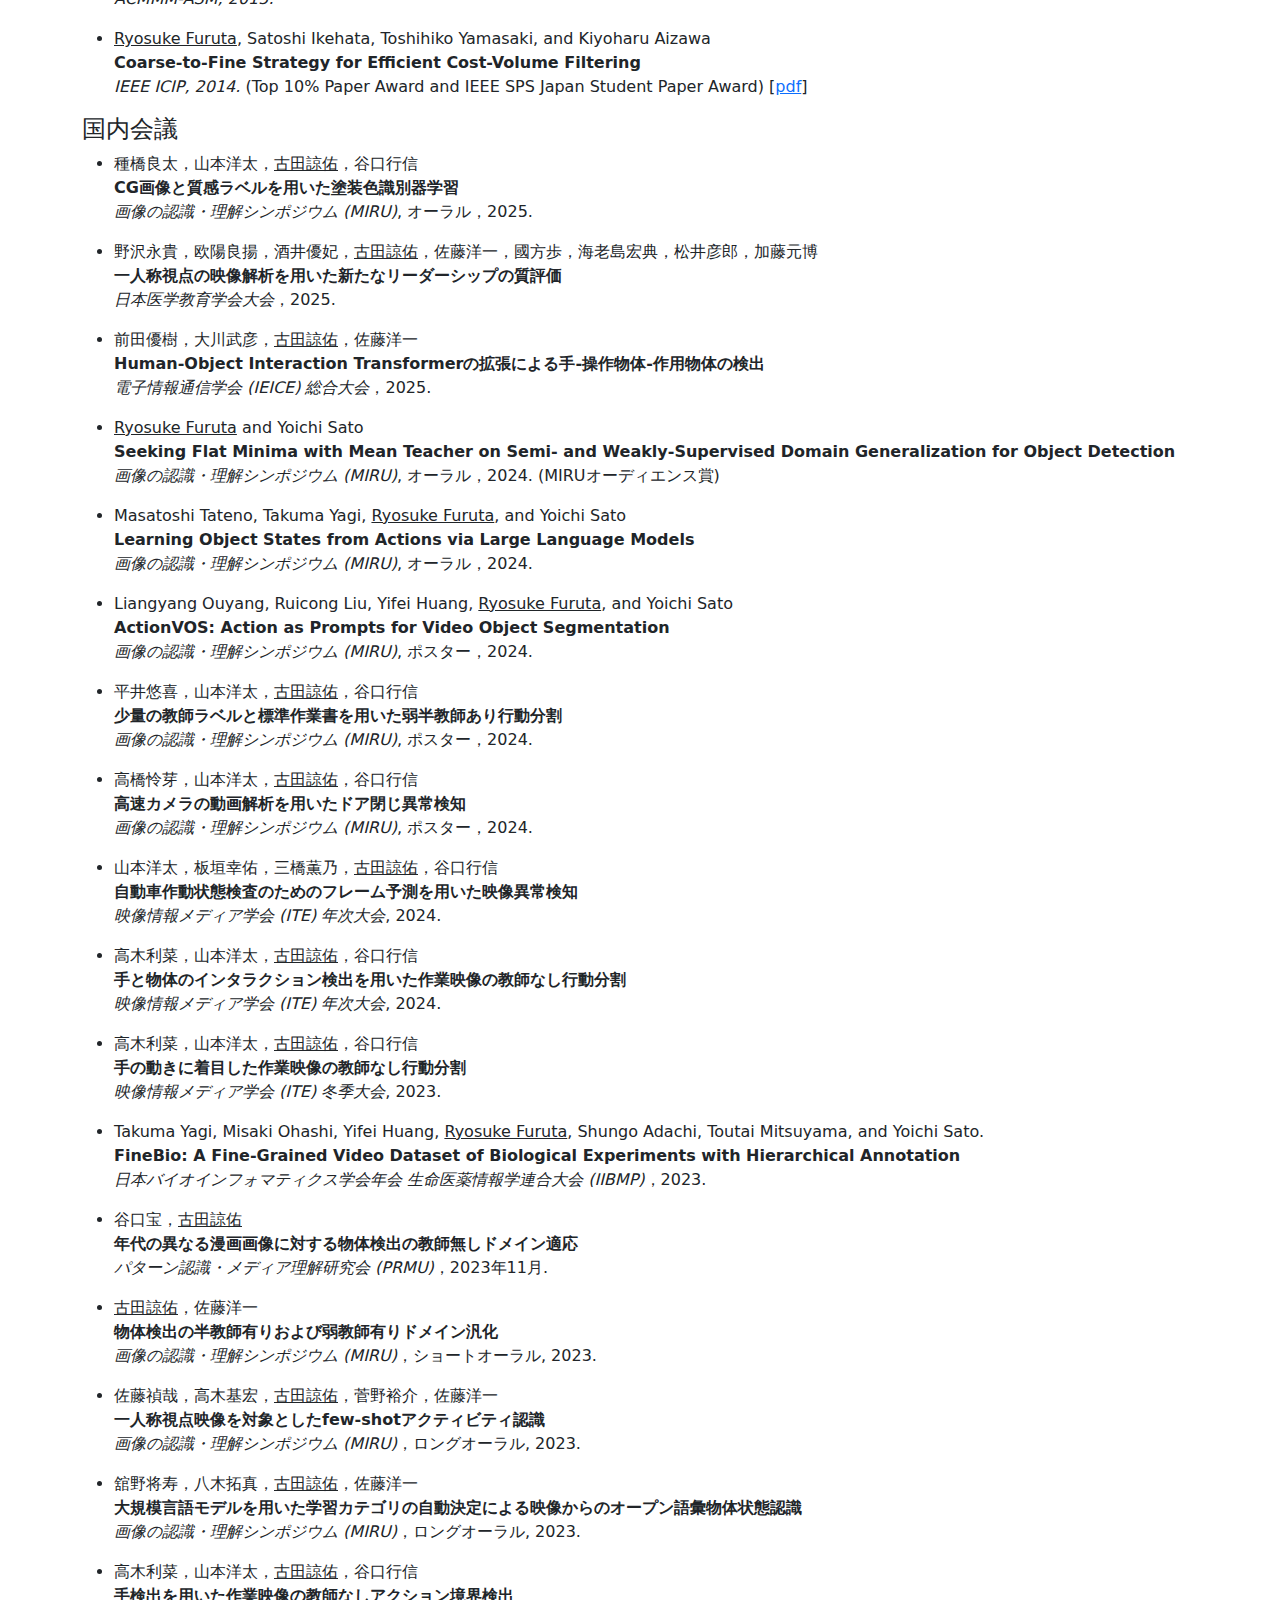
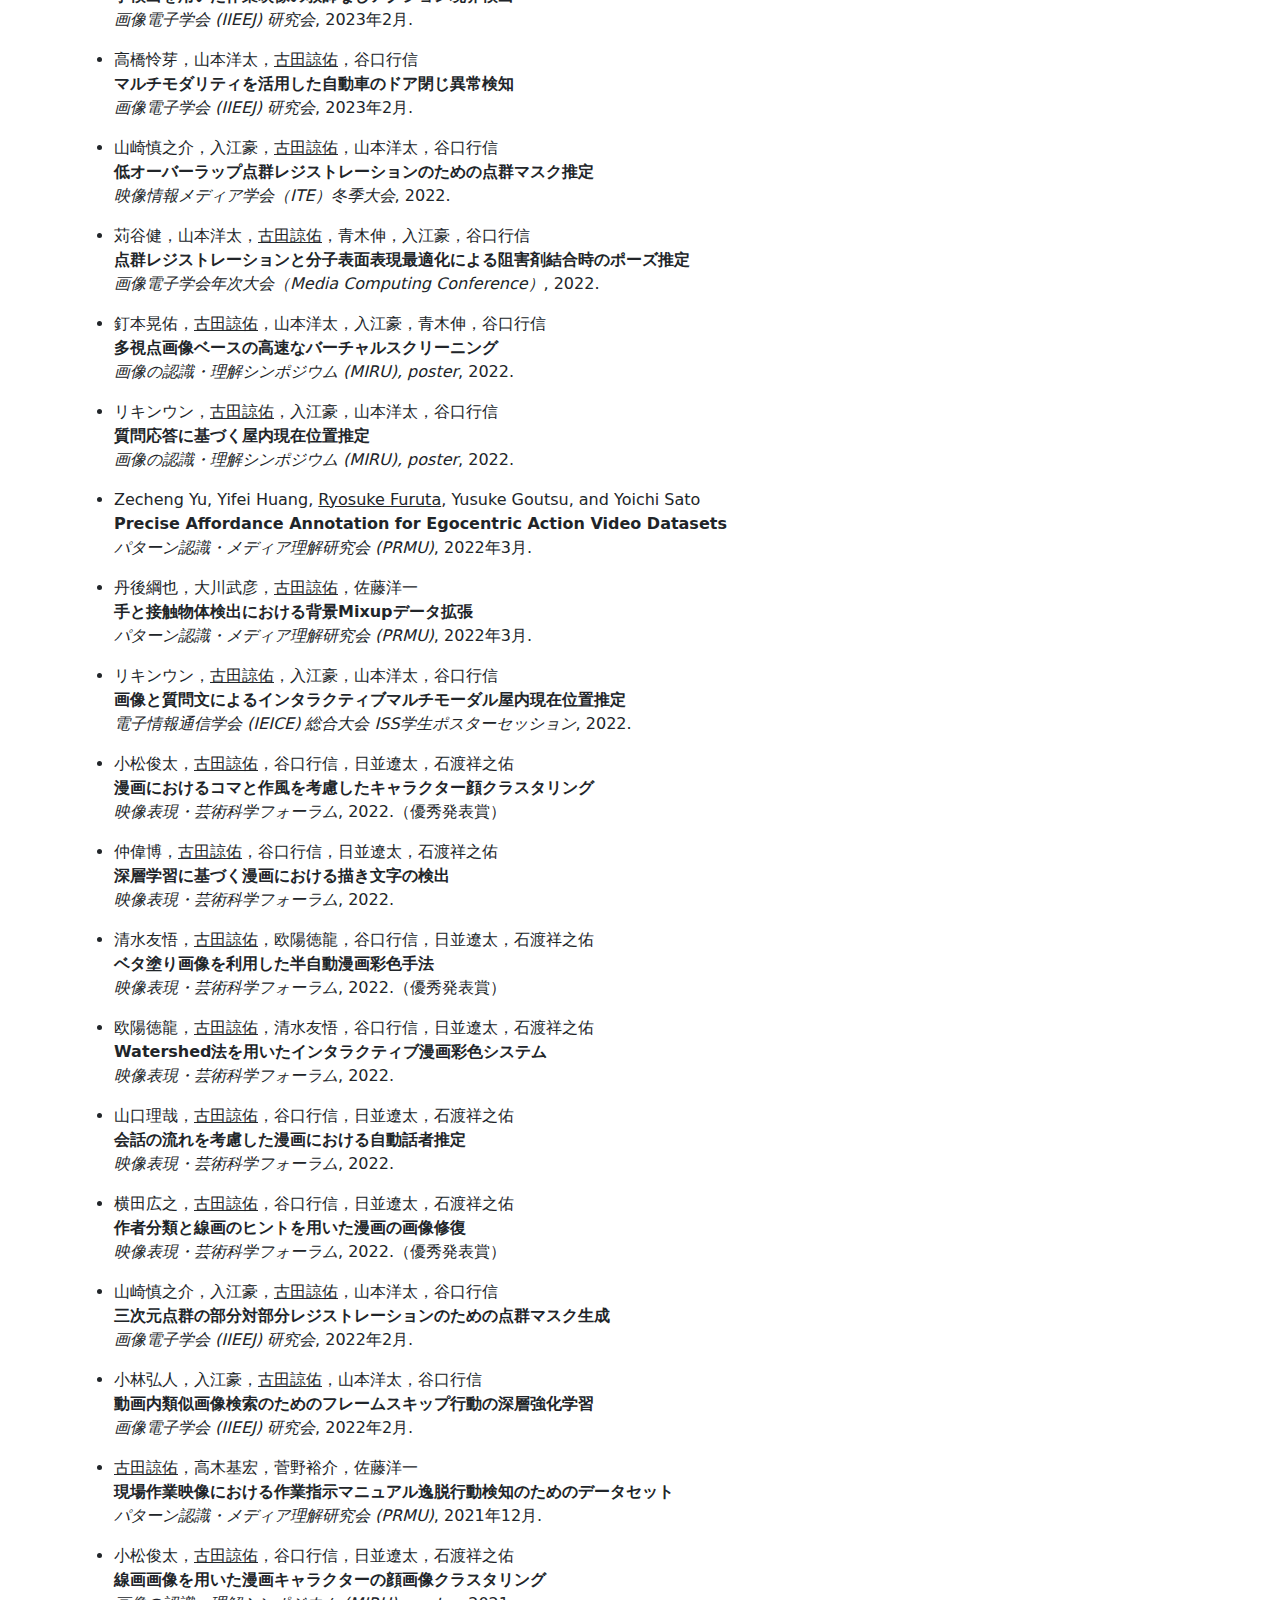
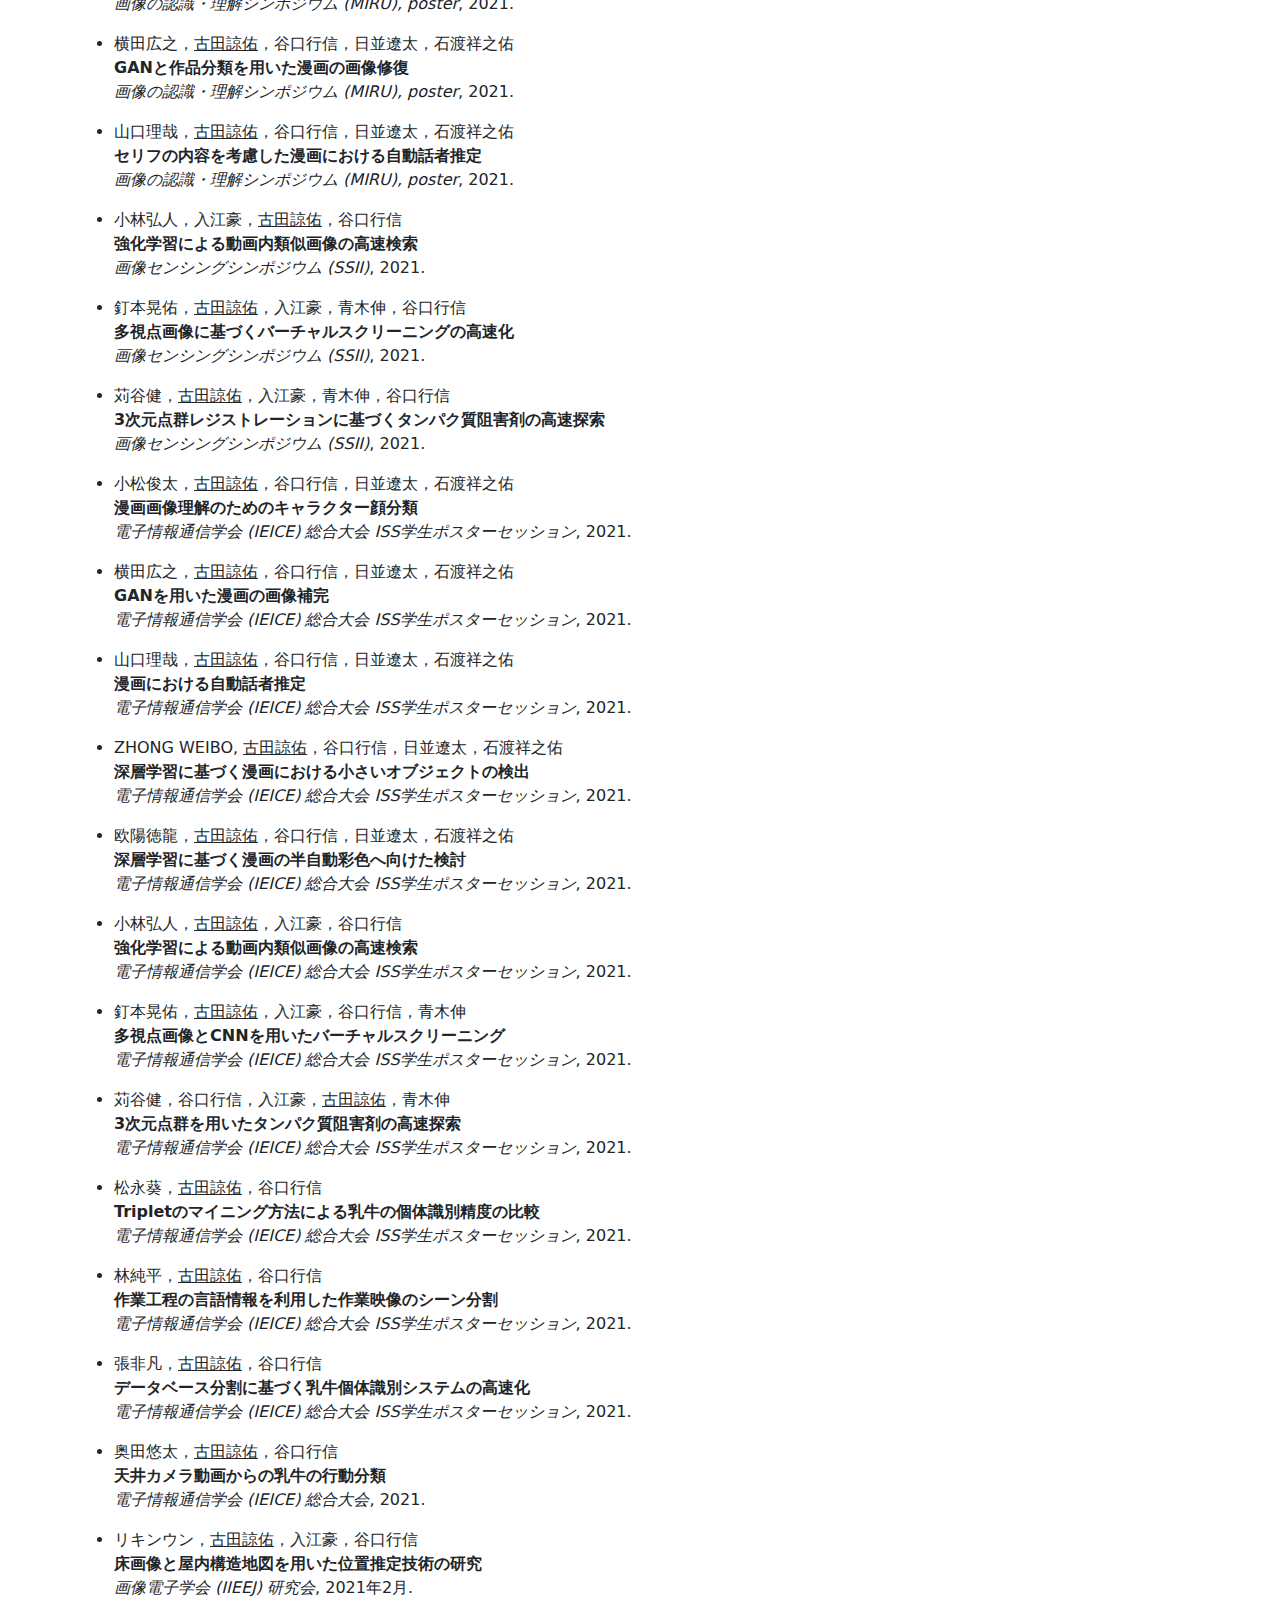
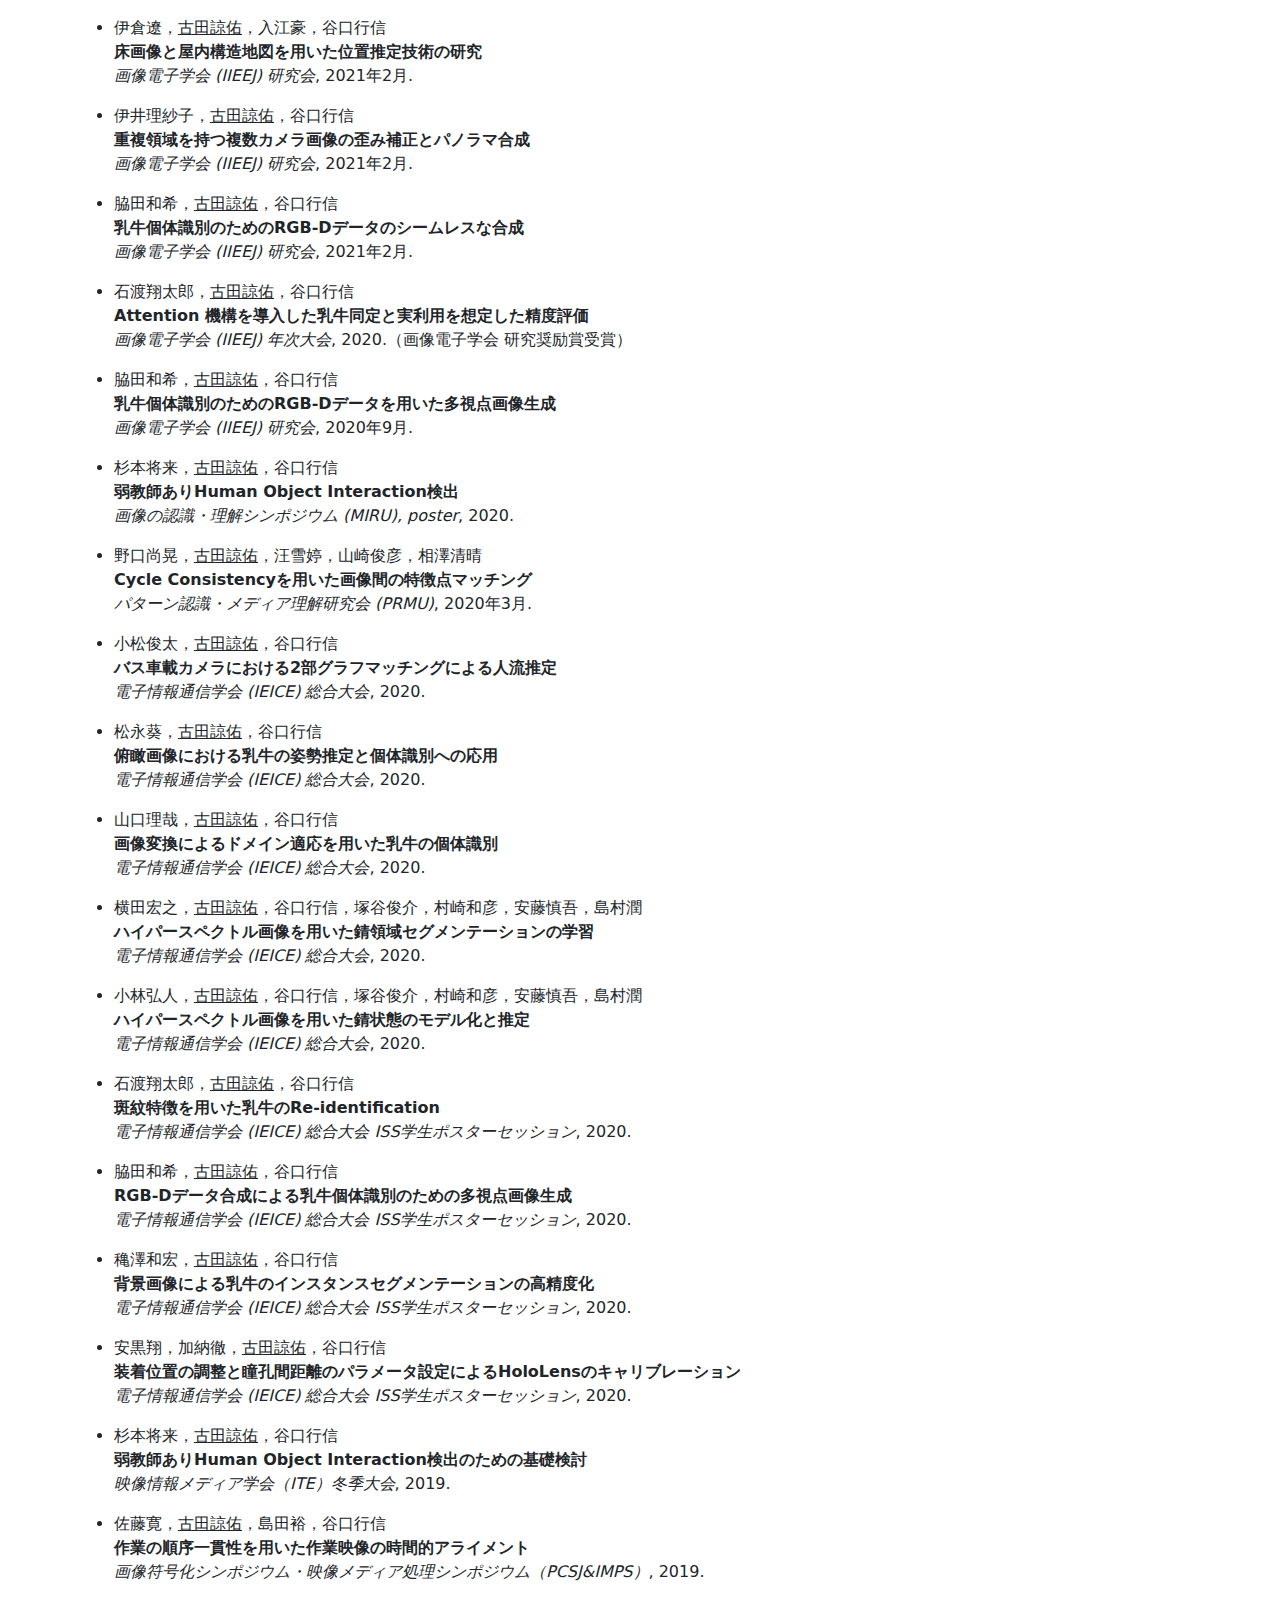
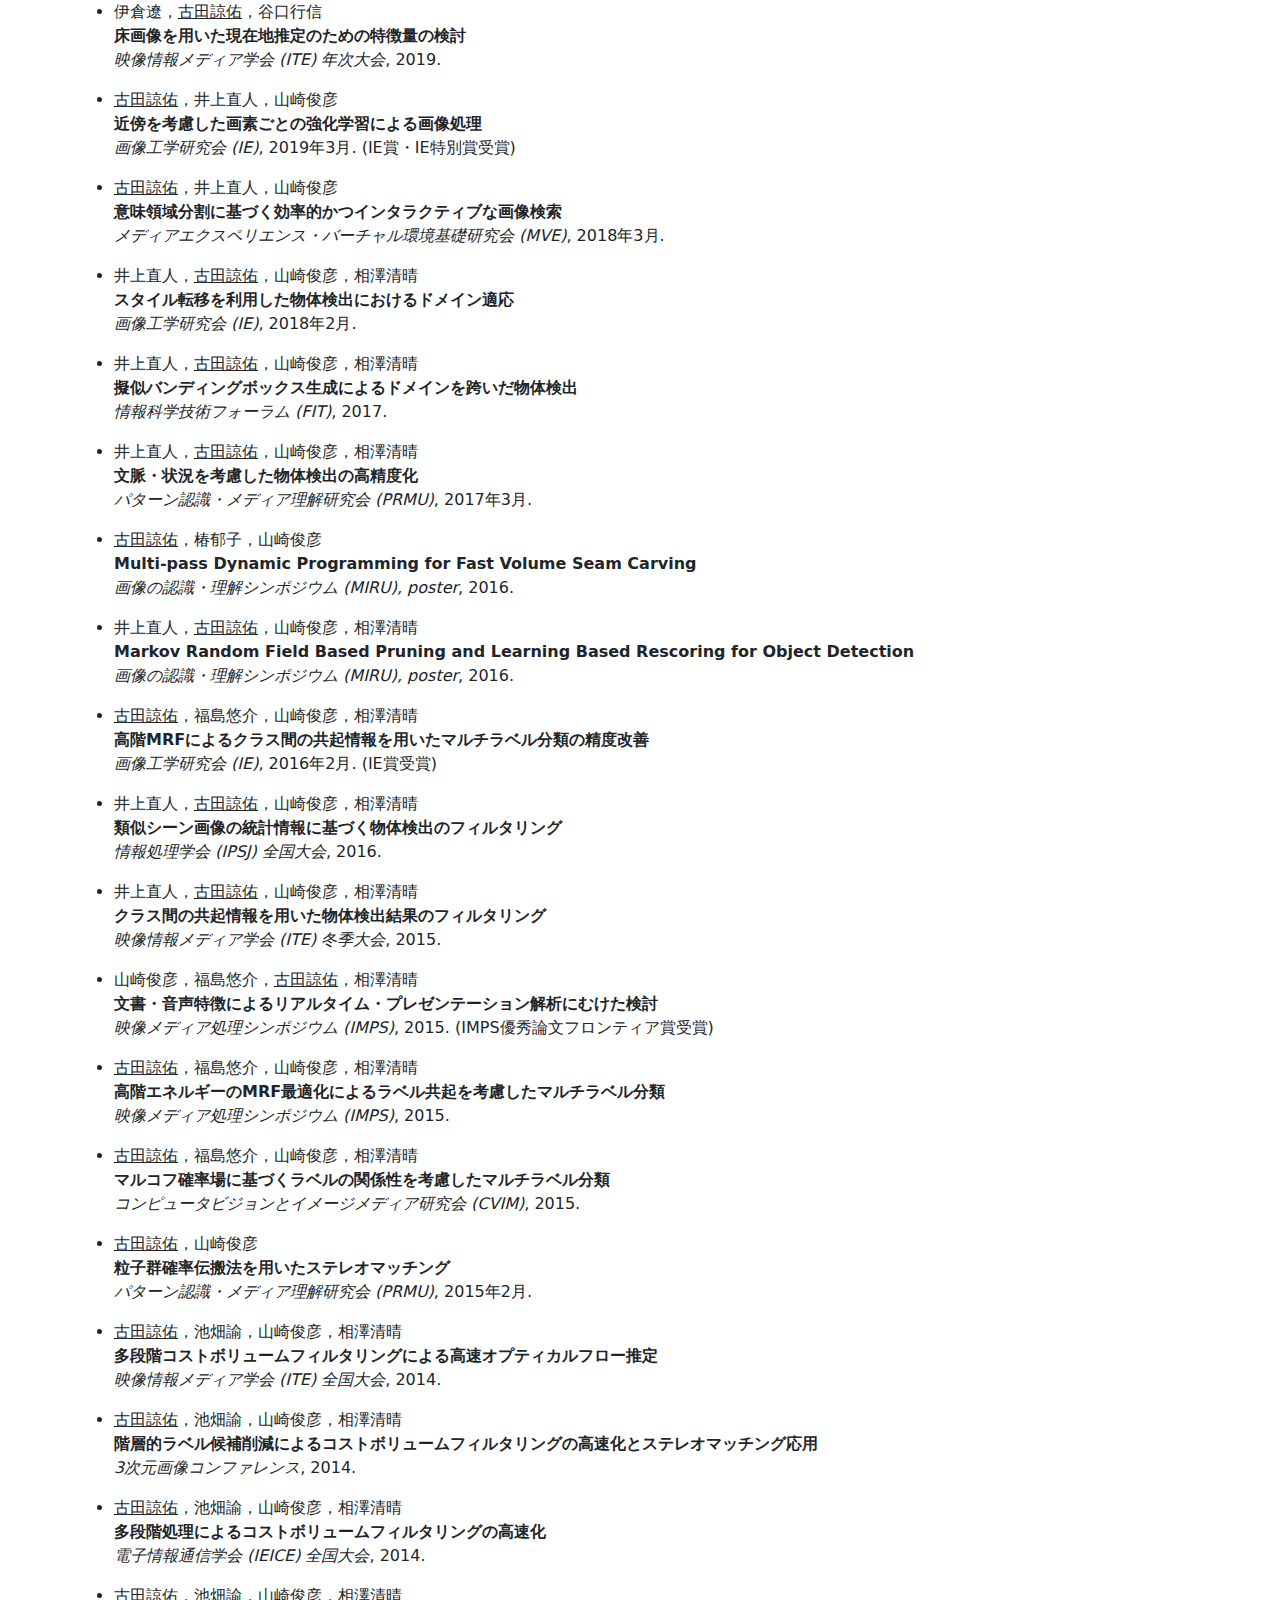
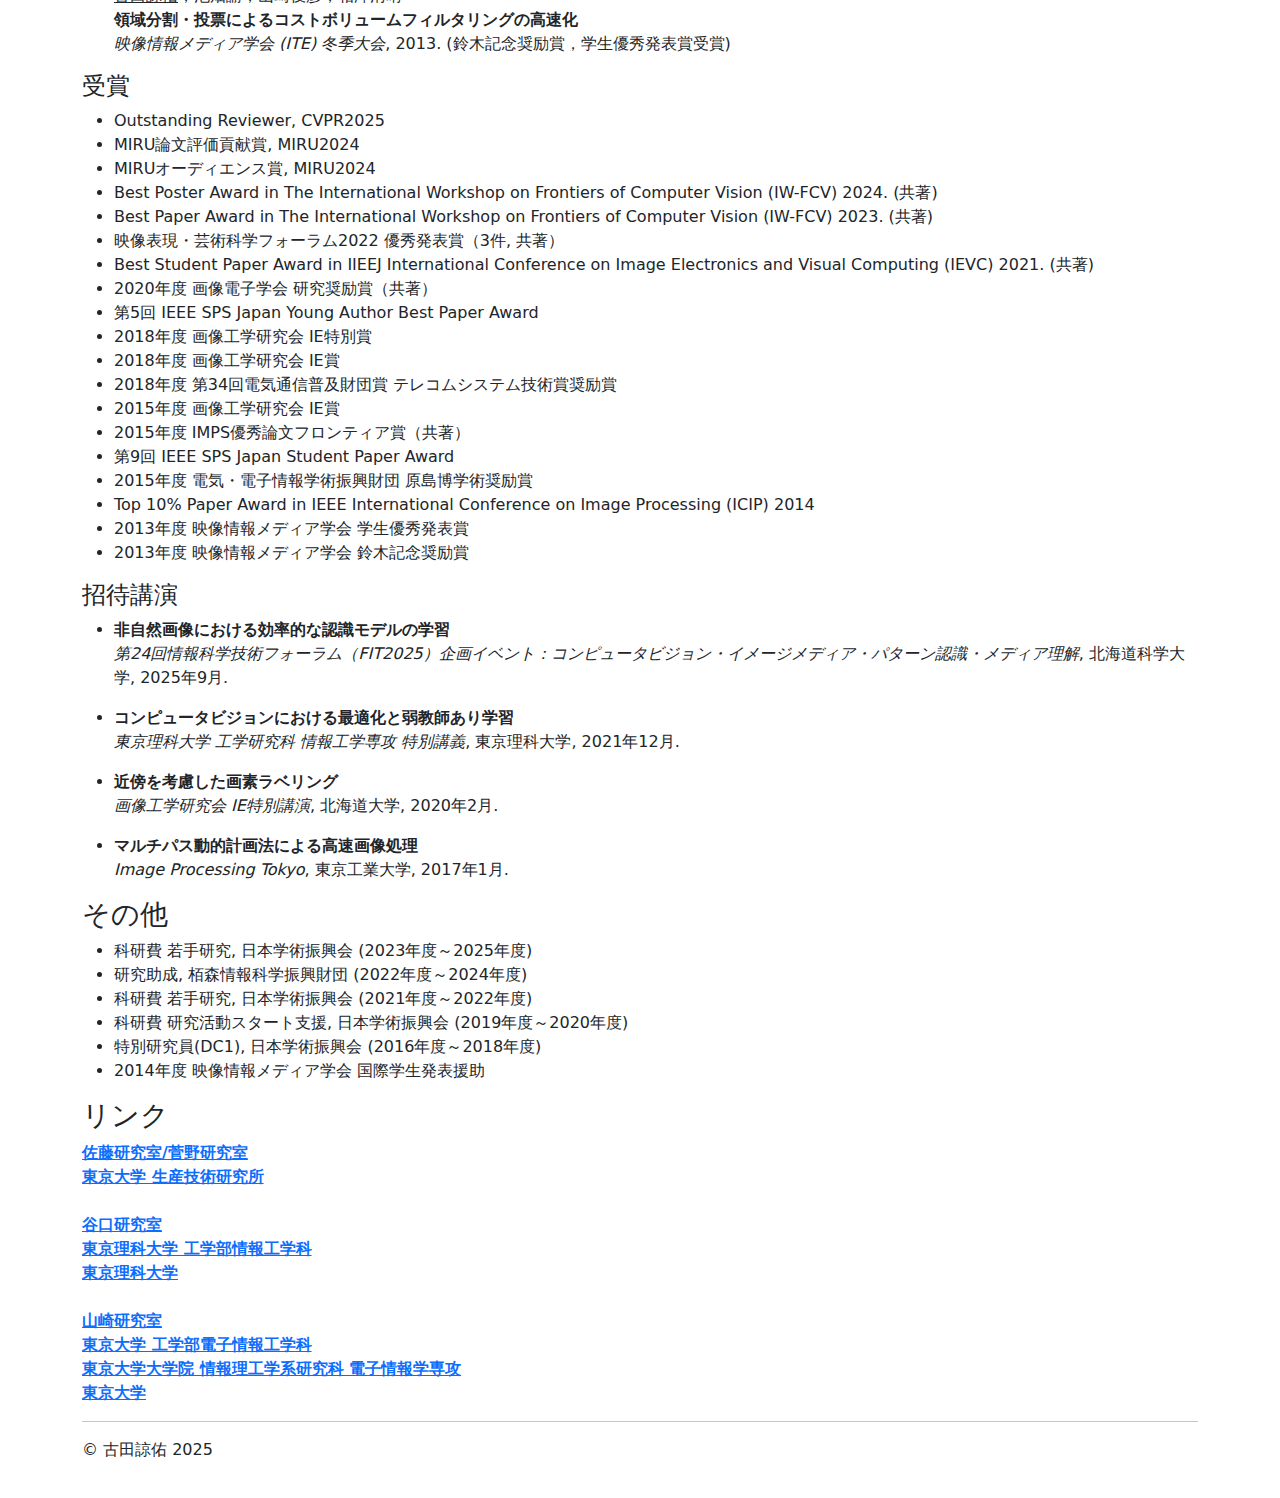
<file: index_jp.html>
<!DOCTYPE html>
<html lang="jp">
<head>
    <meta http-equiv="Content-Type" content="text/html; charset=UTF-8">
    <title>古田 諒佑</title>
    <link href="./furuta_files/bootstrap.css" rel="stylesheet">
    <link href="./furuta_files/myedit.css" rel="stylesheet">
</head>
<body>
    <div class="container">
        <!-- Language Selection -->
        <div class="text-end">
            <a href="./index_jp.html">日本語</a>/
            <a href="./index.html">English</a>
        </div>

        <!-- Header Section -->
        <header>
            <h2>古田 諒佑 （フルタ リョウスケ）</h2>
            <div class="row" style="margin-bottom: 20px; margin-left: 0px;">
                <div class="col-lg-2">
                    <img src="photo/furuta.jpg" class="img-max-height" alt="Responsive image">
                </div>
                <div class="col-lg-10">
                    <b>助教 (2020年10月〜現在)</b><br>
                    東京大学 生産技術研究所 <a href="https://www.ut-vision.org/ja/sato-lab/">佐藤(洋)研究室</a><br>
                    E-mail: furuta (at) iis.u-tokyo.ac.jp<br><br>

                    <b>客員研究員 (2020年11月〜現在)</b><br>
                    東京理科大学 工学部情報工学科 <a href="https://www.rs.tus.ac.jp/vml/">谷口研究室</a><br>
                </div>
            </div>
        </header>

        <!-- Research Interests Section -->
        <section>
            <h3>研究分野</h3>
            <p>コンピュータビジョンや画像処理のための最適化計算</p>
        </section>

        <!-- Work Experience Section -->
        <section>
            <h3>職歴</h3>
            <dl>
                <dt>助教 (2019年4月〜2020年9月)</dt>
                <dd>東京理科大学 工学部情報工学科 <a href="https://www.rs.tus.ac.jp/vml/">谷口研究室</a></dd>

                <dt>客員研究員 (2019年5月〜2020年9月)</dt>
                <dd>東京大学大学院 情報理工学系研究科 電子情報学専攻 <a href="http://www.cvm.t.u-tokyo.ac.jp/">山崎研究室</a></dd>
            </dl>
        </section>

        <!-- Education Section -->
        <section>
            <h3>学歴</h3>
            <dl>
                <dt>博士 (情報理工学), 2016年4月～2019年3月</dt>
                <dd>東京大学大学院 情報理工学系研究科 電子情報学専攻<br>
                    指導教員: <a href="http://www.hal.t.u-tokyo.ac.jp/~yamasaki/">山崎俊彦准教授</a></dd>

                <dt>修士 (情報理工学), 2014年4月～2016年3月</dt>
                <dd>東京大学大学院 情報理工学系研究科 電子情報学専攻<br>
                    指導教員: <a href="http://www.hal.t.u-tokyo.ac.jp/~yamasaki/">山崎俊彦准教授</a></dd>

                <dt>学士 (工学), 2010年4月～2014年3月</dt>
                <dd>東京大学 工学部電子情報工学科<br>
                    指導教員: <a href="http://www.hal.t.u-tokyo.ac.jp/~aizawa/index-j.html">相澤清晴教授</a>, <a href="http://www.hal.t.u-tokyo.ac.jp/~yamasaki/">山崎俊彦准教授</a></dd>
            </dl>
        </section>

        <!-- Publications Section -->
        <section id="publications">
            <h3>発表文献</h3>
        
            <!-- Preprint Subsection -->
            <h4>Preprint</h4>
            <ul>
                <li><span class="under">Ryosuke Furuta</span> and Yoichi Sato<br>
                    <strong>Seeking Flat Minima with Mean Teacher on Semi- and Weakly-Supervised Domain Generalization for Object Detection</strong><br>
                    <i>arXiv, 2024.</i> [<a href="https://arxiv.org/abs/2310.19351">arXiv</a>]
                </li>
            </ul>

            <!-- Journal Papers Subsection -->
            <h4>論文誌</h4>
            <ul>
                <li>Tomoyuki Hatakeyama, <span class="under">Ryosuke Furuta</span>, and Yoichi Sato<br>
                    <strong>Simultaneous Control of Head Pose and Expressions in 3D Facial Keypoint-Based GAN</strong><br>
                    <i>MTAP, 2024.</i>
                </li>
            </ul>

            <ul>
                <li>Takehiko Ohkawa, <span class="under">Ryosuke Furuta</span>, and Yoichi Sato<br>
                    <strong>Efficient Annotation and Learning for 3D Hand Pose Estimation: A Survey</strong><br>
                    <i>International Journal of Computer Vision (IJCV), 2023.</i> [<a href="https://arxiv.org/abs/2206.02257">arXiv</a>] [<a href="https://link.springer.com/article/10.1007/s11263-023-01856-0">Springer Link</a>]
                </li>
            </ul>

            <ul>
                <li><span class="under">Ryosuke Furuta</span>, Naoto Inoue, and Toshihiko Yamasaki<br>
                    <strong>PixelRL: Fully Convolutional Network with Multi-Step Reinforcement Learning for Image Processing</strong><br>
                    <i>IEEE TMM, 2020. (IEEE SPS Japan Young Author Best Paper Award)</i> [<a href="https://arxiv.org/abs/1912.07190">arXiv</a>] [<a href="https://ieeexplore.ieee.org/document/8936404">IEEE Xplore</a>] [<a href="./pub/fcn_rl/fcn_rl.html">project page</a>] [<a href="https://github.com/rfuruta/pixelRL">code</a>]
                </li>
            </ul>

            <ul>
                <li><span class="under">Ryosuke Furuta</span>, Naoto Inoue, and Toshihiko Yamasaki<br>
                    <strong>Efficient and Interactive Spatial-Semantic Image Retrieval</strong><br>
                    <i>MTAP, 2019.</i> [<a href="https://link.springer.com/article/10.1007/s11042-018-7148-1?wt_mc=Internal.Event.1.SEM.ArticleAuthorOnlineFirst&utm_source=ArticleAuthorOnlineFirst&utm_medium=email&utm_content=AA_en_06082018&ArticleAuthorOnlineFirst_20190204">pdf (open access)</a>]
                </li>
            </ul>

            <ul>
                <li><span class="under">Ryosuke Furuta</span>, Satoshi Ikehata, Toshihiko Yamasaki, and Kiyoharu Aizawa<br>
                    <strong>Efficiency-Enhanced Cost-Volume Filtering featuring Coarse-to-Fine Strategy</strong><br>
                    <i>MTAP, 2018.</i> [<a href="https://link.springer.com/article/10.1007/s11042-017-4897-1?wt_mc=Internal.Event.1.SEM.ArticleAuthorOnlineFirst">pdf (open access)</a>] [<a href="./pub/c2fcvf/CtF_CVF.zip">code</a>]
                </li>
            </ul>

            <ul>
                <li><span class="under">Ryosuke Furuta</span>, Ikuko Tsubaki, and Toshihiko Yamasaki<br>
                    <strong>Fast Volume Seam Carving with Multi-pass Dynamic Programming</strong><br>
                    <i>IEEE TCSVT, 2018.</i> (2018年度 第34回電気通信普及財団賞 テレコムシステム技術賞奨励賞) [<a href="http://ieeexplore.ieee.org/document/7755760/">pdf (open access)</a>] [<a href="./pub/vsc/result.mp4">video</a>] [<a href="./pub/vsc/suppl.pdf">supplementary</a>]
                </li>
            </ul>

            <!-- International Conference Papers Subsection -->
            <h4>国際会議</h4>
            <ul>
                <li>Takehiko Ohkawa, Jihyun Lee, Shunsuke Saito, Jason Saragih, Fabian Prada, Yichen Xu, Shoou-I Yu, <span class="under">Ryosuke Furuta</span>, Yoichi Sato, Takaaki Shiratori <br>
                    <strong>Generative Modeling of Shape-Dependent Self-Contact Human Poses</strong><br>
                    <i>ICCV, 2025.</i>
                </li>
            </ul>

            <ul>
                <li>Liangyang Ouyang, Yuki Sakai, <span class="under">Ryosuke Furuta</span>, Hisataka Nozawa, Hikoro Matsui, and Yoichi Sato<br>
                    <strong>Leadership Assessment in Pediatric Intensive Care Unit Team Training</strong><br>
                    <i>EgoVis Workshop at CVPR 2025.</i>
                </li>
            </ul>

            <ul>
                <li>Nie Lin, Takehiko Ohkawa, Mingfang Zhang, Yifei Huang, Minjie Cai, Ming Li, <span class="under">Ryosuke Furuta</span>, and Yoichi Sato<br>
                    <strong>SiMHand: Mining Similar Hands for Large-Scale 3D Hand Pose Pre-training</strong><br>
                    <i>ICLR, 2025.</i>
                </li>
            </ul>

            <ul>
                <li>Ryoga Takahashi, Yota Yamamoto, <span class="under">Ryosuke Furuta</span>, and Yukinobu Taniguchi<br>
                    <strong>Detection of Door-Closing Defects by Learning from Physics-Based Simulations</strong><br>
                    <i>VISAPP, 2025.</i>
                </li>
            </ul>

            <ul>
                <li>Takehiko Ohkawa, Takuma Yagi, Taichi Nishimura, <span class="under">Ryosuke Furuta</span>, Atsushi Hashimoto, Yoshitaka Ushiku, and Yoichi Sato<br>
                    <strong>Exo2EgoDVC: Dense Video Captioning of Egocentric Procedural Activities Using Web Instructional Videos</strong><br>
                    <i>WACV, 2025.</i>
                </li>
            </ul>

            <ul>
                <li>Masatoshi Tateno, Takuma Yagi, <span class="under">Ryosuke Furuta</span>, and Yoichi Sato<br>
                    <strong>Learning Multiple Object States from Actions via Large Language Models</strong><br>
                    <i>WACV, 2025.</i>
                </li>
            </ul>

            <ul>
                <li>Takara Taniguchi, and <span class="under">Ryosuke Furuta</span><br>
                    <strong>Learning Gaussian Data Augmentation in Feature Space for One-shot Object Detection in Manga</strong><br>
                    <i>ACM Multimedia Asia, 2024.</i>
                </li>
            </ul>

            <ul>
                <li>Liangyang Ouyang, Ruicong Liu, Yifei Huang, <span class="under">Ryosuke Furuta</span>, and Yoichi Sato<br>
                    <strong>ActionVOS: Action as Prompts for Video Object Segmentation</strong><br>
                    <i>ECCV, 2024.</i>
                </li>
            </ul>

            <ul>
                <li>Takehiko Ohkawa, Takuma Yagi, Taichi Nishimura, <span class="under">Ryosuke Furuta</span>, Atsushi Hashimoto, Yoshitaka Ushiku, and Yoichi Sato<br>
                    <strong>Dense Video Captioning of Egocentric Procedural Activities Using Web Instructional Videos</strong><br>
                    <i>LPVL 2024 at CVPR 2024.</i>
                </li>
            </ul>

            <ul>
                <li>Masatoshi Tateno, Takuma Yagi, <span class="under">Ryosuke Furuta</span>, and Yoichi Sato<br>
                    <strong>Learning Object States from Actions via Large Language Models</strong><br>
                    <i>LPVL 2024 at CVPR 2024.</i>
                </li>
            </ul>

            <ul>
                <li>Kristen Grauman, Andrew Westbury, Lorenzo Torresani, ... , <span class="under">Ryosuke Furuta</span>, ... , and Michael Wray<br>
                    <strong>Ego-Exo4D: Understanding Skilled Human Activity from First- and Third-Person Perspectives</strong><br>
                    <i>CVPR, 2024.</i>
                </li>
            </ul>

            <ul>
                <li>Ryoga Takahashi, Yota Yamamoto, <span class="under">Ryosuke Furuta</span>, and Yukinobu Taniguchi<br>
                    <strong>Detection of Door Closing Defects by Analyzing Video from a High-speed Camera</strong><br>
                    <i>IW-FCV, short paper, 2024. (Best Poster Award)</i>
                </li>
            </ul>

            <ul>
                <li>Yuan Yin, Yifei Huang, <span class="under">Ryosuke Furuta</span>, and Yoichi Sato<br>
                    <strong>Proposal-based Temporal Action Localization with Point-level Supervision</strong><br>
                    <i>BMVC, 2023.</i>
                </li>
            </ul>

            <ul>
                <li>Takuma Yagi, Misaki Ohashi, Yifei Huang, <span class="under">Ryosuke Furuta</span>, Shungo Adachi, Toutai Mitsuyama, and Yoichi Sato<br>
                    <strong>FineBio: A Fine-Grained Video Dataset of Biological Experiments with Hierarchical Annotations</strong><br>
                    <i>EPIC 2023 at CVPR 2023.</i>
                </li>
            </ul>

            <ul>
                <li>Ken Kariya, Go Irie, <span class="under">Ryosuke Furuta</span>, Yota Yamamoto, Shin Aoki, and Yukinobu Taniguchi<br>
                    <strong>Point Cloud Based Deep Molecular Pose Estimation for Structure-Based Virtual Screening</strong><br>
                    <i>IW-FCV, 2023.</i> (Best Paper Award)
                </li>
            </ul>

            <ul>
                <li>Xinyun Li, <span class="under">Ryosuke Furuta</span>, Go Irie, Yota Yamamoto, and Yukinobu Taniguchi<br>
                    <strong>Interactive Indoor Localization Based on Image Retrieval and Question Response</strong><br>
                    <i>VISAPP, 2023.</i>
                </li>
            </ul>

            <ul>
                <li>Zecheng Yu, Yifei Huang, <span class="under">Ryosuke Furuta</span>, Takuma Yagi, Yusuke Gotsu, and Yoichi Sato<br>
                    <strong>Fine-grained Affordance Annotation for Egocentric Hand-Object Interaction Videos</strong><br>
                    <i>WACV, 2023.</i>
                </li>
            </ul>

            <ul>
                <li>Takehiko Ohkawa, Yu-Jhe Li, Qichen Fu, <span class="under">Ryosuke Furuta</span>, Kris Kitani, and Yoichi Sato<br>
                    <strong>Domain Adaptive Hand Keypoint and Pixel Localization in the Wild</strong><br>
                    <i>ECCV, 2022.</i>
                </li>
            </ul>

            <ul>
                <li>Koya Tango, Takehiko Ohkawa, <span class="under">Ryosuke Furuta</span>, and Yoichi Sato<br>
                    <strong>Background Mixup Data Augmentation for Hand and Object-in-Contact Detection</strong><br>
                    <i>HANDS 2022 at CVPR 2022.</i>
                </li>
            </ul>

            <ul>
                <li>Zecheng Yu, Yifei Huang, <span class="under">Ryosuke Furuta</span>, Takuma Yagi, Yusuke Gotsu, and Yoichi Sato<br>
                    <strong>Precise Affordance Annotation for Egocentric Action Video Datasets</strong><br>
                    <i>EPIC 2022 at CVPR 2022.</i>
                </li>
            </ul>

            <ul>
                <li>Delong Ouyang, <span class="under">Ryosuke Furuta</span>, Yugo Shimizu, Yukinobu Taniguchi, Ryota Hinami, and Shonosuke Ishiwatari<br>
                    <strong>Interactive Manga Colorization with Fast Flat Coloring</strong><br>
                    <i>SIGGRAPH ASIA Posters, 2021.</i>
                </li>
            </ul>

            <ul>
                <li>Xinyun Li, <span class="under">Ryosuke Furuta</span>, Go Irie, and Yukinobu Taniguchi<br>
                    <strong>Accurate Indoor Localization using Multi-view Image Distance</strong><br>
                    <i>IEVC, 2021.</i> (Best Student Paper Award)
                </li>
            </ul>

            <ul>
                <li>Risako Ii, <span class="under">Ryosuke Furuta</span>, and Yukinobu Taniguchi<br>
                    <strong>Distortion Correction and Stitching of Overlapping Cattle Barn Images</strong><br>
                    <i>IEVC, 2021.</i>
                </li>
            </ul>

            <ul>
                <li>Yugo Shimizu, <span class="under">Ryosuke Furuta</span>, Delong Ouyang, Yukinobu Taniguchi, Ryota Hinami, and Shonosuke Ishiwatari<br>
                    <strong>Painting Style-Aware Manga Colorization Based on Generative Adversarial Networks</strong><br>
                    <i>IEEE ICIP, 2021.</i> [<a href="https://arxiv.org/abs/2107.07943">arXiv</a>]
                </li>
            </ul>

            <ul>
                <li>Shunta Komatsu, <span class="under">Ryosuke Furuta</span>, and Yukinobu Taniguchi<br>
                    <strong>Passenger Flow Estimation with Bipartite Matching on Bus Surveillance Cameras</strong><br>
                    <i>IEEE MIPR, 2021.</i>
                </li>
            </ul>

            <ul>
                <li>Masaki Sugimoto, <span class="under">Ryosuke Furuta</span>, and Yukinobu Taniguchi<br>
                    <strong>Weakly-Supervised Human-Object Interaction Detection</strong><br>
                    <i>VISAPP, 2021.</i>
                </li>
            </ul>

            <ul>
                <li><span class="under">Ryosuke Furuta</span>, Naoaki Noguchi, Xueting Wang, and Toshihiko Yamasaki<br>
                    <strong>Feature Point Matching in Cross-Spectral Images with Cycle Consistency Learning</strong><br>
                    <i>ICPR, 2020.</i>
                </li>
            </ul>

            <ul>
                <li><span class="under">Ryosuke Furuta</span>, Naoto Inoue, and Toshihiko Yamasaki<br>
                    <strong>Fully Convolutional Network with Multi-Step Reinforcement Learning for Image Processing</strong><br>
                    <i>AAAI, 2019.</i> (採択率 16.2%) [<a href="https://arxiv.org/abs/1811.04323">arXiv</a>] [<a href="https://aaai.org/ojs/index.php/AAAI/article/view/4240">proceedings</a>] [<a href="./pub/fcn_rl/fcn_rl.html">project page</a>] [<a href="https://github.com/rfuruta/pixelRL">code</a>]
                </li>
            </ul>

            <ul>
                <li>Naoto Inoue, <span class="under">Ryosuke Furuta</span>, Toshihiko Yamasaki, and Kiyoharu Aizawa<br>
                    <strong>Cross-Domain Weakly-Supervised Object Detection through Progressive Domain Adaptation</strong><br>
                    <i>IEEE CVPR, 2018.</i> (採択率 29.1%) [<a href="https://arxiv.org/abs/1803.11365">pdf</a>] [<a href="https://naoto0804.github.io/cross_domain_detection/">project page</a>] [<a href="https://github.com/naoto0804/cross-domain-detection">code</a>]
                </li>
            </ul>

            <ul>
                <li><span class="under">Ryosuke Furuta</span>, Naoto Inoue, and Toshihiko Yamasaki<br>
                    <strong>Efficient and Interactive Spatial-Semantic Image Retrieval</strong><br>
                    <i>MMM, 2018.</i> [<a href="./pub/retrieval/llncs.pdf">pdf</a>]
                </li>
            </ul>

            <ul>
                <li>Sijie Shen, <span class="under">Ryosuke Furuta</span>, Toshihiko Yamasaki and Kiyoharu Aizawa<br>
                    <strong>Fooling Neural Networks in Face Attractiveness Evaluation: Adversarial Examples with High Attractiveness Score but Low Subjective Score</strong><br>
                    <i>IEEE BigMM (short paper), 2017.</i>
                </li>
            </ul>

            <ul>
                <li>Naoto Inoue, <span class="under">Ryosuke Furuta</span>, Toshihiko Yamasaki and Kiyoharu Aizawa<br>
                    <strong>Object Detection Refinement Using Markov Random Field Based Pruning and Learning Based Rescoring</strong><br>
                    <i>IEEE ICASSP, 2017.</i> [<a href="http://www.hal.t.u-tokyo.ac.jp/~inoue/pub/icassp2017/icassp2017.pdf">pdf</a>]
                </li>
            </ul>

            <ul>
                <li><span class="under">Ryosuke Furuta</span>, Ikuko Tsubaki, and Toshihiko Yamasaki<br>
                    <strong>Fast Volume Seam Carving with Multi-pass Dynamic Programming</strong><br>
                    <i>IEEE ICIP, 2016.</i> [<a href="./pub/vsc/icip2016.pdf">pdf</a>] [<a href="./pub/vsc/icip2016.mp4">video</a>]
                </li>
            </ul>

            <ul>
                <li><span class="under">Ryosuke Furuta</span>, Yusuke Fukushima, Toshihiko Yamasaki, and Kiyoharu Aizawa<br>
                    <strong>Multi-Label Classification using Class Relations Based on Higher-Order MRF Optimization</strong><br>
                    <i>IEEE CVPRW (BigVision), 2016.</i> [<a href="./pub/mrf/bigvision2016.pdf">pdf</a>]
                </li>
            </ul>

            <ul>
                <li>Toshihiko Yamasaki, Yusuke Fukushima, <span class="under">Ryosuke Furuta</span>, and Kiyoharu Aizawa<br>
                    <strong>Towards Online Prediction of Oral Presentation</strong><br>
                    <i>IEEE BigMM-ACM, 2016.</i>
                </li>
            </ul>

            <ul>
                <li>Toshihiko Yamasaki, Yusuke Fukushima, <span class="under">Ryosuke Furuta</span>, Litian Sun, Kiyoharu Aizawa, and Danushka Bollegala<br>
                    <strong>Prediction of User Ratings of Oral Presentations using Label Relations</strong><br>
                    <i>ACMMM-ASM, 2015.</i>
                </li>
            </ul>

            <ul>
                <li><span class="under">Ryosuke Furuta</span>, Satoshi Ikehata, Toshihiko Yamasaki, and Kiyoharu Aizawa<br>
                    <strong>Coarse-to-Fine Strategy for Efficient Cost-Volume Filtering</strong><br>
                    <i>IEEE ICIP, 2014.</i> (Top 10% Paper Award and IEEE SPS Japan Student Paper Award) [<a href="./pub/c2fcvf/icip2014.pdf">pdf</a>]
                </li>
            </ul>

            <h4>国内会議</h4>
            <ul>
                <li>種橋良太，山本洋太，<span class="under">古田諒佑</span>，谷口行信<br>
                    <strong>CG画像と質感ラベルを用いた塗装色識別器学習</strong><br>
                    <i>画像の認識・理解シンポジウム (MIRU)</i>, オーラル，2025.
                </li>
            </ul>

            <ul>
                <li>野沢永貴，欧陽良揚，酒井優妃，<span class="under">古田諒佑</span>，佐藤洋一，國方歩，海老島宏典，松井彦郎，加藤元博<br>
                    <strong>一人称視点の映像解析を用いた新たなリーダーシップの質評価</strong><br>
                    <i>日本医学教育学会大会</i>，2025. 
                </li>
            </ul>

            <ul>
                <li>前田優樹，大川武彦，<span class="under">古田諒佑</span>，佐藤洋一<br>
                    <strong>Human-Object Interaction Transformerの拡張による手-操作物体-作用物体の検出</strong><br>
                    <i>電子情報通信学会 (IEICE) 総合大会</i>，2025. 
                </li>
            </ul>

            <ul>
                <li><span class="under">Ryosuke Furuta</span> and Yoichi Sato<br>
                    <strong>Seeking Flat Minima with Mean Teacher on Semi- and Weakly-Supervised Domain Generalization for Object Detection</strong><br>
                    <i>画像の認識・理解シンポジウム (MIRU)</i>, オーラル，2024. (MIRUオーディエンス賞)
                </li>
            </ul>

            <ul>
                <li>Masatoshi Tateno, Takuma Yagi, <span class="under">Ryosuke Furuta</span>, and Yoichi Sato<br>
                    <strong>Learning Object States from Actions via Large Language Models</strong><br>
                    <i>画像の認識・理解シンポジウム (MIRU)</i>, オーラル，2024.
                </li>
            </ul>

            <ul>
                <li>Liangyang Ouyang, Ruicong Liu, Yifei Huang, <span class="under">Ryosuke Furuta</span>, and Yoichi Sato<br>
                    <strong>ActionVOS: Action as Prompts for Video Object Segmentation</strong><br>
                    <i>画像の認識・理解シンポジウム (MIRU)</i>, ポスター，2024.
                </li>
            </ul>

            <ul>
                <li>平井悠喜，山本洋太，<span class="under">古田諒佑</span>，谷口行信<br>
                    <strong>少量の教師ラベルと標準作業書を用いた弱半教師あり行動分割</strong><br>
                    <i>画像の認識・理解シンポジウム (MIRU)</i>, ポスター，2024.
                </li>
            </ul>

            <ul>
                <li>高橋怜芽，山本洋太，<span class="under">古田諒佑</span>，谷口行信<br>
                    <strong>高速カメラの動画解析を用いたドア閉じ異常検知</strong><br>
                    <i>画像の認識・理解シンポジウム (MIRU)</i>, ポスター，2024.
                </li>
            </ul>

            <ul>
                <li>山本洋太，板垣幸佑，三橋薫乃，<span class="under">古田諒佑</span>，谷口行信<br>
                    <strong>自動車作動状態検査のためのフレーム予測を用いた映像異常検知</strong><br>
                    <i>映像情報メディア学会 (ITE) 年次大会</i>, 2024.
                </li>
            </ul>

            <ul>
                <li>高木利菜，山本洋太，<span class="under">古田諒佑</span>，谷口行信<br>
                    <strong>手と物体のインタラクション検出を用いた作業映像の教師なし行動分割</strong><br>
                    <i>映像情報メディア学会 (ITE) 年次大会</i>, 2024.
                </li>
            </ul>

            <ul>
                <li>高木利菜，山本洋太，<span class="under">古田諒佑</span>，谷口行信<br>
                    <strong>手の動きに着目した作業映像の教師なし行動分割</strong><br>
                    <i>映像情報メディア学会 (ITE) 冬季大会</i>, 2023.
                </li>
            </ul>

            <ul>
                <li>Takuma Yagi, Misaki Ohashi, Yifei Huang, <span class="under">Ryosuke Furuta</span>, Shungo Adachi, Toutai Mitsuyama, and Yoichi Sato.</span><br>
                    <strong>FineBio: A Fine-Grained Video Dataset of Biological Experiments with Hierarchical Annotation</strong><br>
                    <i>日本バイオインフォマティクス学会年会 生命医薬情報学連合大会 (IIBMP)</i>，2023.
                </li>
            </ul>

            <ul>
                <li>谷口宝，<span class="under">古田諒佑</span><br>
                    <strong>年代の異なる漫画画像に対する物体検出の教師無しドメイン適応</strong><br>
                    <i>パターン認識・メディア理解研究会 (PRMU)</i>，2023年11月.
                </li>
            </ul>

            <ul>
                <li><span class="under">古田諒佑</span>，佐藤洋一<br>
                    <strong>物体検出の半教師有りおよび弱教師有りドメイン汎化</strong><br>
                    <i>画像の認識・理解シンポジウム (MIRU)</i>，ショートオーラル, 2023.
                </li>
            </ul>

            <ul>
                <li>佐藤禎哉，高木基宏，<span class="under">古田諒佑</span>，菅野裕介，佐藤洋一<br>
                    <strong>一人称視点映像を対象としたfew-shotアクティビティ認識</strong><br>
                    <i>画像の認識・理解シンポジウム (MIRU)</i>，ロングオーラル, 2023.
                </li>
            </ul>

            <ul>
                <li>舘野将寿，八木拓真，<span class="under">古田諒佑</span>，佐藤洋一<br>
                    <strong>大規模言語モデルを用いた学習カテゴリの自動決定による映像からのオープン語彙物体状態認識</strong><br>
                    <i>画像の認識・理解シンポジウム (MIRU)</i>，ロングオーラル, 2023.
                </li>
            </ul>

            <ul>
                <li>高木利菜，山本洋太，<span class="under">古田諒佑</span>，谷口行信<br>
                    <strong>手検出を用いた作業映像の教師なしアクション境界検出</strong><br>
                    <i>画像電子学会 (IIEEJ) 研究会</i>, 2023年2月.
                </li>
            </ul>

            <ul>
                <li>高橋怜芽，山本洋太，<span class="under">古田諒佑</span>，谷口行信<br>
                    <strong>マルチモダリティを活用した自動車のドア閉じ異常検知</strong><br>
                    <i>画像電子学会 (IIEEJ) 研究会</i>, 2023年2月.
                </li>
            </ul>

            <ul>
                <li>山崎慎之介，入江豪，<span class="under">古田諒佑</span>，山本洋太，谷口行信<br>
                    <strong>低オーバーラップ点群レジストレーションのための点群マスク推定</strong><br>
                    <i>映像情報メディア学会（ITE）冬季大会</i>, 2022.
                </li>
            </ul>

            <ul>
                <li>苅谷健，山本洋太，<span class="under">古田諒佑</span>，青木伸，入江豪，谷口行信<br>
                    <strong>点群レジストレーションと分子表面表現最適化による阻害剤結合時のポーズ推定</strong><br>
                    <i>画像電子学会年次大会（Media Computing Conference）</i>, 2022.
                </li>
            </ul>

            <ul>
                <li>釘本晃佑，<span class="under">古田諒佑</span>，山本洋太，入江豪，青木伸，谷口行信<br>
                    <strong>多視点画像ベースの高速なバーチャルスクリーニング</strong><br>
                    <i>画像の認識・理解シンポジウム (MIRU), poster</i>, 2022.
                </li>
            </ul>

            <ul>
                <li>リキンウン，<span class="under">古田諒佑</span>，入江豪，山本洋太，谷口行信<br>
                    <strong>質問応答に基づく屋内現在位置推定</strong><br>
                    <i>画像の認識・理解シンポジウム (MIRU), poster</i>, 2022.
                </li>
            </ul>

            <ul>
                <li>Zecheng Yu, Yifei Huang, <span class="under">Ryosuke Furuta</span>, Yusuke Goutsu, and Yoichi Sato<br>
                    <strong>Precise Affordance Annotation for Egocentric Action Video Datasets</strong><br>
                    <i>パターン認識・メディア理解研究会 (PRMU)</i>, 2022年3月.
                </li>
            </ul>

            <ul>
                <li>丹後綱也，大川武彦，<span class="under">古田諒佑</span>，佐藤洋一<br>
                    <strong>手と接触物体検出における背景Mixupデータ拡張</strong><br>
                    <i>パターン認識・メディア理解研究会 (PRMU)</i>, 2022年3月.
                </li>
            </ul>

            <ul>
                <li>リキンウン，<span class="under">古田諒佑</span>，入江豪，山本洋太，谷口行信<br>
                    <strong>画像と質問文によるインタラクティブマルチモーダル屋内現在位置推定</strong><br>
                    <i>電子情報通信学会 (IEICE) 総合大会 ISS学生ポスターセッション</i>, 2022.
                </li>
            </ul>

            <ul>
                <li>小松俊太，<span class="under">古田諒佑</span>，谷口行信，日並遼太，石渡祥之佑<br>
                    <strong>漫画におけるコマと作風を考慮したキャラクター顔クラスタリング</strong><br>
                    <i>映像表現・芸術科学フォーラム</i>, 2022.（優秀発表賞）
                </li>
            </ul>

            <ul>
                <li>仲偉博，<span class="under">古田諒佑</span>，谷口行信，日並遼太，石渡祥之佑<br>
                    <strong>深層学習に基づく漫画における描き文字の検出</strong><br>
                    <i>映像表現・芸術科学フォーラム</i>, 2022.
                </li>
            </ul>

            <ul>
                <li>清水友悟，<span class="under">古田諒佑</span>，欧陽徳龍，谷口行信，日並遼太，石渡祥之佑<br>
                    <strong>ベタ塗り画像を利用した半自動漫画彩色手法</strong><br>
                    <i>映像表現・芸術科学フォーラム</i>, 2022.（優秀発表賞）
                </li>
            </ul>

            <ul>
                <li>欧陽徳龍，<span class="under">古田諒佑</span>，清水友悟，谷口行信，日並遼太，石渡祥之佑<br>
                    <strong>Watershed法を用いたインタラクティブ漫画彩色システム</strong><br>
                    <i>映像表現・芸術科学フォーラム</i>, 2022.
                </li>
            </ul>

            <ul>
                <li>山口理哉，<span class="under">古田諒佑</span>，谷口行信，日並遼太，石渡祥之佑<br>
                    <strong>会話の流れを考慮した漫画における自動話者推定</strong><br>
                    <i>映像表現・芸術科学フォーラム</i>, 2022.
                </li>
            </ul>

            <ul>
                <li>横田広之，<span class="under">古田諒佑</span>，谷口行信，日並遼太，石渡祥之佑<br>
                    <strong>作者分類と線画のヒントを用いた漫画の画像修復</strong><br>
                    <i>映像表現・芸術科学フォーラム</i>, 2022.（優秀発表賞）
                </li>
            </ul>

            <ul>
                <li>山崎慎之介，入江豪，<span class="under">古田諒佑</span>，山本洋太，谷口行信<br>
                    <strong>三次元点群の部分対部分レジストレーションのための点群マスク生成</strong><br>
                    <i>画像電子学会 (IIEEJ) 研究会</i>, 2022年2月.
                </li>
            </ul>

            <ul>
                <li>小林弘人，入江豪，<span class="under">古田諒佑</span>，山本洋太，谷口行信<br>
                    <strong>動画内類似画像検索のためのフレームスキップ行動の深層強化学習</strong><br>
                    <i>画像電子学会 (IIEEJ) 研究会</i>, 2022年2月.
                </li>
            </ul>

            <ul>
                <li><span class="under">古田諒佑</span>，高木基宏，菅野裕介，佐藤洋一<br>
                    <strong>現場作業映像における作業指示マニュアル逸脱行動検知のためのデータセット</strong><br>
                    <i>パターン認識・メディア理解研究会 (PRMU)</i>, 2021年12月.
                </li>
            </ul>

            <ul>
                <li>小松俊太，<span class="under">古田諒佑</span>，谷口行信，日並遼太，石渡祥之佑<br>
                    <strong>線画画像を用いた漫画キャラクターの顔画像クラスタリング</strong><br>
                    <i>画像の認識・理解シンポジウム (MIRU), poster</i>, 2021.
                </li>
            </ul>

            <ul>
                <li>横田広之，<span class="under">古田諒佑</span>，谷口行信，日並遼太，石渡祥之佑<br>
                    <strong>GANと作品分類を用いた漫画の画像修復</strong><br>
                    <i>画像の認識・理解シンポジウム (MIRU), poster</i>, 2021.
                </li>
            </ul>

            <ul>
                <li>山口理哉，<span class="under">古田諒佑</span>，谷口行信，日並遼太，石渡祥之佑<br>
                    <strong>セリフの内容を考慮した漫画における自動話者推定</strong><br>
                    <i>画像の認識・理解シンポジウム (MIRU), poster</i>, 2021.
                </li>
            </ul>

            <ul>
                <li>小林弘人，入江豪，<span class="under">古田諒佑</span>，谷口行信<br>
                    <strong>強化学習による動画内類似画像の高速検索</strong><br>
                    <i>画像センシングシンポジウム (SSII)</i>, 2021.
                </li>
            </ul>

            <ul>
                <li>釘本晃佑，<span class="under">古田諒佑</span>，入江豪，青木伸，谷口行信<br>
                    <strong>多視点画像に基づくバーチャルスクリーニングの高速化</strong><br>
                    <i>画像センシングシンポジウム (SSII)</i>, 2021.
                </li>
            </ul>

            <ul>
                <li>苅谷健，<span class="under">古田諒佑</span>，入江豪，青木伸，谷口行信<br>
                    <strong>3次元点群レジストレーションに基づくタンパク質阻害剤の高速探索</strong><br>
                    <i>画像センシングシンポジウム (SSII)</i>, 2021.
                </li>
            </ul>

            <ul>
                <li>小松俊太，<span class="under">古田諒佑</span>，谷口行信，日並遼太，石渡祥之佑<br>
                    <strong>漫画画像理解のためのキャラクター顔分類</strong><br>
                    <i>電子情報通信学会 (IEICE) 総合大会 ISS学生ポスターセッション</i>, 2021.
                </li>
            </ul>

            <ul>
                <li>横田広之，<span class="under">古田諒佑</span>，谷口行信，日並遼太，石渡祥之佑<br>
                    <strong>GANを用いた漫画の画像補完</strong><br>
                    <i>電子情報通信学会 (IEICE) 総合大会 ISS学生ポスターセッション</i>, 2021.
                </li>
            </ul>

            <ul>
                <li>山口理哉，<span class="under">古田諒佑</span>，谷口行信，日並遼太，石渡祥之佑<br>
                    <strong>漫画における自動話者推定</strong><br>
                    <i>電子情報通信学会 (IEICE) 総合大会 ISS学生ポスターセッション</i>, 2021.
                </li>
            </ul>

            <ul>
                <li>ZHONG WEIBO, <span class="under">古田諒佑</span>，谷口行信，日並遼太，石渡祥之佑<br>
                    <strong>深層学習に基づく漫画における小さいオブジェクトの検出</strong><br>
                    <i>電子情報通信学会 (IEICE) 総合大会 ISS学生ポスターセッション</i>, 2021.
                </li>
            </ul>

            <ul>
                <li>欧陽徳龍，<span class="under">古田諒佑</span>，谷口行信，日並遼太，石渡祥之佑<br>
                    <strong>深層学習に基づく漫画の半自動彩色へ向けた検討</strong><br>
                    <i>電子情報通信学会 (IEICE) 総合大会 ISS学生ポスターセッション</i>, 2021.
                </li>
            </ul>

            <ul>
                <li>小林弘人，<span class="under">古田諒佑</span>，入江豪，谷口行信<br>
                    <strong>強化学習による動画内類似画像の高速検索</strong><br>
                    <i>電子情報通信学会 (IEICE) 総合大会 ISS学生ポスターセッション</i>, 2021.
                </li>
            </ul>

            <ul>
                <li>釘本晃佑，<span class="under">古田諒佑</span>，入江豪，谷口行信，青木伸<br>
                    <strong>多視点画像とCNNを用いたバーチャルスクリーニング</strong><br>
                    <i>電子情報通信学会 (IEICE) 総合大会 ISS学生ポスターセッション</i>, 2021.
                </li>
            </ul>

            <ul>
                <li>苅谷健，谷口行信，入江豪，<span class="under">古田諒佑</span>，青木伸<br>
                    <strong>3次元点群を用いたタンパク質阻害剤の高速探索</strong><br>
                    <i>電子情報通信学会 (IEICE) 総合大会 ISS学生ポスターセッション</i>, 2021.
                </li>
            </ul>

            <ul>
                <li>松永葵，<span class="under">古田諒佑</span>，谷口行信<br>
                    <strong>Tripletのマイニング方法による乳牛の個体識別精度の比較</strong><br>
                    <i>電子情報通信学会 (IEICE) 総合大会 ISS学生ポスターセッション</i>, 2021.
                </li>
            </ul>

            <ul>
                <li>林純平，<span class="under">古田諒佑</span>，谷口行信<br>
                    <strong>作業工程の言語情報を利用した作業映像のシーン分割</strong><br>
                    <i>電子情報通信学会 (IEICE) 総合大会 ISS学生ポスターセッション</i>, 2021.
                </li>
            </ul>

            <ul>
                <li>張非凡，<span class="under">古田諒佑</span>，谷口行信<br>
                    <strong>データベース分割に基づく乳牛個体識別システムの高速化</strong><br>
                    <i>電子情報通信学会 (IEICE) 総合大会 ISS学生ポスターセッション</i>, 2021.
                </li>
            </ul>

            <ul>
                <li>奥田悠太，<span class="under">古田諒佑</span>，谷口行信<br>
                    <strong>天井カメラ動画からの乳牛の行動分類</strong><br>
                    <i>電子情報通信学会 (IEICE) 総合大会</i>, 2021.
                </li>
            </ul>

            <ul>
                <li>リキンウン，<span class="under">古田諒佑</span>，入江豪，谷口行信<br>
                    <strong>床画像と屋内構造地図を用いた位置推定技術の研究</strong><br>
                    <i>画像電子学会 (IIEEJ) 研究会</i>, 2021年2月.
                </li>
            </ul>

            <ul>
                <li>伊倉遼，<span class="under">古田諒佑</span>，入江豪，谷口行信<br>
                    <strong>床画像と屋内構造地図を用いた位置推定技術の研究</strong><br>
                    <i>画像電子学会 (IIEEJ) 研究会</i>, 2021年2月.
                </li>
            </ul>

            <ul>
                <li>伊井理紗子，<span class="under">古田諒佑</span>，谷口行信<br>
                    <strong>重複領域を持つ複数カメラ画像の歪み補正とパノラマ合成</strong><br>
                    <i>画像電子学会 (IIEEJ) 研究会</i>, 2021年2月.
                </li>
            </ul>

            <ul>
                <li>脇田和希，<span class="under">古田諒佑</span>，谷口行信<br>
                    <strong>乳牛個体識別のためのRGB-Dデータのシームレスな合成</strong><br>
                    <i>画像電子学会 (IIEEJ) 研究会</i>, 2021年2月.
                </li>
            </ul>

            <ul>
                <li>石渡翔太郎，<span class="under">古田諒佑</span>，谷口行信<br>
                    <strong>Attention 機構を導入した乳牛同定と実利用を想定した精度評価</strong><br>
                    <i>画像電子学会 (IIEEJ) 年次大会</i>, 2020.（画像電子学会 研究奨励賞受賞）
                </li>
            </ul>

            <ul>
                <li>脇田和希，<span class="under">古田諒佑</span>，谷口行信<br>
                    <strong>乳牛個体識別のためのRGB-Dデータを用いた多視点画像生成</strong><br>
                    <i>画像電子学会 (IIEEJ) 研究会</i>, 2020年9月.
                </li>
            </ul>

            <ul>
                <li>杉本将来，<span class="under">古田諒佑</span>，谷口行信<br>
                    <strong>弱教師ありHuman Object Interaction検出</strong><br>
                    <i>画像の認識・理解シンポジウム (MIRU), poster</i>, 2020.
                </li>
            </ul>

            <ul>
                <li>野口尚晃，<span class="under">古田諒佑</span>，汪雪婷，山崎俊彦，相澤清晴<br>
                    <strong>Cycle Consistencyを用いた画像間の特徴点マッチング</strong><br>
                    <i>パターン認識・メディア理解研究会 (PRMU)</i>, 2020年3月.
                </li>
            </ul>

            <ul>
                <li>小松俊太，<span class="under">古田諒佑</span>，谷口行信<br>
                    <strong>バス車載カメラにおける2部グラフマッチングによる人流推定</strong><br>
                    <i>電子情報通信学会 (IEICE) 総合大会</i>, 2020.
                </li>
            </ul>

            <ul>
                <li>松永葵，<span class="under">古田諒佑</span>，谷口行信<br>
                    <strong>俯瞰画像における乳牛の姿勢推定と個体識別への応用</strong><br>
                    <i>電子情報通信学会 (IEICE) 総合大会</i>, 2020.
                </li>
            </ul>

            <ul>
                <li>山口理哉，<span class="under">古田諒佑</span>，谷口行信<br>
                    <strong>画像変換によるドメイン適応を用いた乳牛の個体識別</strong><br>
                    <i>電子情報通信学会 (IEICE) 総合大会</i>, 2020.
                </li>
            </ul>

            <ul>
                <li>横田宏之，<span class="under">古田諒佑</span>，谷口行信，塚谷俊介，村崎和彦，安藤慎吾，島村潤<br>
                    <strong>ハイパースペクトル画像を用いた錆領域セグメンテーションの学習</strong><br>
                    <i>電子情報通信学会 (IEICE) 総合大会</i>, 2020.
                </li>
            </ul>

            <ul>
                <li>小林弘人，<span class="under">古田諒佑</span>，谷口行信，塚谷俊介，村崎和彦，安藤慎吾，島村潤<br>
                    <strong>ハイパースペクトル画像を用いた錆状態のモデル化と推定</strong><br>
                    <i>電子情報通信学会 (IEICE) 総合大会</i>, 2020.
                </li>
            </ul>

            <ul>
                <li>石渡翔太郎，<span class="under">古田諒佑</span>，谷口行信<br>
                    <strong>斑紋特徴を用いた乳牛のRe-identification</strong><br>
                    <i>電子情報通信学会 (IEICE) 総合大会 ISS学生ポスターセッション</i>, 2020.
                </li>
            </ul>

            <ul>
                <li>脇田和希，<span class="under">古田諒佑</span>，谷口行信<br>
                    <strong>RGB-Dデータ合成による乳牛個体識別のための多視点画像生成</strong><br>
                    <i>電子情報通信学会 (IEICE) 総合大会 ISS学生ポスターセッション</i>, 2020.
                </li>
            </ul>

            <ul>
                <li>穐澤和宏，<span class="under">古田諒佑</span>，谷口行信<br>
                    <strong>背景画像による乳牛のインスタンスセグメンテーションの高精度化</strong><br>
                    <i>電子情報通信学会 (IEICE) 総合大会 ISS学生ポスターセッション</i>, 2020.
                </li>
            </ul>

            <ul>
                <li>安黒翔，加納徹，<span class="under">古田諒佑</span>，谷口行信<br>
                    <strong>装着位置の調整と瞳孔間距離のパラメータ設定によるHoloLensのキャリブレーション</strong><br>
                    <i>電子情報通信学会 (IEICE) 総合大会 ISS学生ポスターセッション</i>, 2020.
                </li>
            </ul>

            <ul>
                <li>杉本将来，<span class="under">古田諒佑</span>，谷口行信<br>
                    <strong>弱教師ありHuman Object Interaction検出のための基礎検討</strong><br>
                    <i>映像情報メディア学会（ITE）冬季大会</i>, 2019.
                </li>
            </ul>

            <ul>
                <li>佐藤寛，<span class="under">古田諒佑</span>，島田裕，谷口行信<br>
                    <strong>作業の順序一貫性を用いた作業映像の時間的アライメント</strong><br>
                    <i>画像符号化シンポジウム・映像メディア処理シンポジウム（PCSJ&amp;IMPS）</i>, 2019.
                </li>
            </ul>

            <ul>
                <li>伊倉遼，<span class="under">古田諒佑</span>，谷口行信<br>
                    <strong>床画像を用いた現在地推定のための特徴量の検討</strong><br>
                    <i>映像情報メディア学会 (ITE) 年次大会</i>, 2019.
                </li>
            </ul>

            <ul>
                <li><span class="under">古田諒佑</span>，井上直人，山崎俊彦<br>
                    <strong>近傍を考慮した画素ごとの強化学習による画像処理</strong><br>
                    <i>画像工学研究会 (IE)</i>, 2019年3月. (IE賞・IE特別賞受賞)
                </li>
            </ul>

            <ul>
                <li><span class="under">古田諒佑</span>，井上直人，山崎俊彦<br>
                    <strong>意味領域分割に基づく効率的かつインタラクティブな画像検索</strong><br>
                    <i>メディアエクスペリエンス・バーチャル環境基礎研究会 (MVE)</i>, 2018年3月.
                </li>
            </ul>

            <ul>
                <li>井上直人，<span class="under">古田諒佑</span>，山崎俊彦，相澤清晴<br>
                    <strong>スタイル転移を利用した物体検出におけるドメイン適応</strong><br>
                    <i>画像工学研究会 (IE)</i>, 2018年2月.
                </li>
            </ul>

            <ul>
                <li>井上直人，<span class="under">古田諒佑</span>，山崎俊彦，相澤清晴<br>
                    <strong>擬似バンディングボックス生成によるドメインを跨いだ物体検出</strong><br>
                    <i>情報科学技術フォーラム (FIT)</i>, 2017.
                </li>
            </ul>

            <ul>
                <li>井上直人，<span class="under">古田諒佑</span>，山崎俊彦，相澤清晴<br>
                    <strong>文脈・状況を考慮した物体検出の高精度化</strong><br>
                    <i>パターン認識・メディア理解研究会 (PRMU)</i>, 2017年3月.
                </li>
            </ul>

            <ul>
                <li><span class="under">古田諒佑</span>，椿郁子，山崎俊彦<br>
                    <strong>Multi-pass Dynamic Programming for Fast Volume Seam Carving</strong><br>
                    <i>画像の認識・理解シンポジウム (MIRU), poster</i>, 2016.
                </li>
            </ul>

            <ul>
                <li>井上直人，<span class="under">古田諒佑</span>，山崎俊彦，相澤清晴<br>
                    <strong>Markov Random Field Based Pruning and Learning Based Rescoring for Object Detection</strong><br>
                    <i>画像の認識・理解シンポジウム (MIRU), poster</i>, 2016.
                </li>
            </ul>

            <ul>
                <li><span class="under">古田諒佑</span>，福島悠介，山崎俊彦，相澤清晴<br>
                    <strong>高階MRFによるクラス間の共起情報を用いたマルチラベル分類の精度改善</strong><br>
                    <i>画像工学研究会 (IE)</i>, 2016年2月. (IE賞受賞)
                </li>
            </ul>

            <ul>
                <li>井上直人，<span class="under">古田諒佑</span>，山崎俊彦，相澤清晴<br>
                    <strong>類似シーン画像の統計情報に基づく物体検出のフィルタリング</strong><br>
                    <i>情報処理学会 (IPSJ) 全国大会</i>, 2016.
                </li>
            </ul>

            <ul>
                <li>井上直人，<span class="under">古田諒佑</span>，山崎俊彦，相澤清晴<br>
                    <strong>クラス間の共起情報を用いた物体検出結果のフィルタリング</strong><br>
                    <i>映像情報メディア学会 (ITE) 冬季大会</i>, 2015.
                </li>
            </ul>

            <ul>
                <li>山崎俊彦，福島悠介，<span class="under">古田諒佑</span>，相澤清晴<br>
                    <strong>文書・音声特徴によるリアルタイム・プレゼンテーション解析にむけた検討</strong><br>
                    <i>映像メディア処理シンポジウム (IMPS)</i>, 2015. (IMPS優秀論文フロンティア賞受賞)
                </li>
            </ul>

            <ul>
                <li><span class="under">古田諒佑</span>，福島悠介，山崎俊彦，相澤清晴<br>
                    <strong>高階エネルギーのMRF最適化によるラベル共起を考慮したマルチラベル分類</strong><br>
                    <i>映像メディア処理シンポジウム (IMPS)</i>, 2015.
                </li>
            </ul>

            <ul>
                <li><span class="under">古田諒佑</span>，福島悠介，山崎俊彦，相澤清晴<br>
                    <strong>マルコフ確率場に基づくラベルの関係性を考慮したマルチラベル分類</strong><br>
                    <i>コンピュータビジョンとイメージメディア研究会 (CVIM)</i>, 2015.
                </li>
            </ul>

            <ul>
                <li><span class="under">古田諒佑</span>，山崎俊彦<br>
                    <strong>粒子群確率伝搬法を用いたステレオマッチング</strong><br>
                    <i>パターン認識・メディア理解研究会 (PRMU)</i>, 2015年2月.
                </li>
            </ul>

            <ul>
                <li><span class="under">古田諒佑</span>，池畑諭，山崎俊彦，相澤清晴<br>
                    <strong>多段階コストボリュームフィルタリングによる高速オプティカルフロー推定</strong><br>
                    <i>映像情報メディア学会 (ITE) 全国大会</i>, 2014.
                </li>
            </ul>

            <ul>
                <li><span class="under">古田諒佑</span>，池畑諭，山崎俊彦，相澤清晴<br>
                    <strong>階層的ラベル候補削減によるコストボリュームフィルタリングの高速化とステレオマッチング応用</strong><br>
                    <i>3次元画像コンファレンス</i>, 2014.
                </li>
            </ul>

            <ul>
                <li><span class="under">古田諒佑</span>，池畑諭，山崎俊彦，相澤清晴<br>
                    <strong>多段階処理によるコストボリュームフィルタリングの高速化</strong><br>
                    <i>電子情報通信学会 (IEICE) 全国大会</i>, 2014.
                </li>
            </ul>

            <ul>
                <li><span class="under">古田諒佑</span>，池畑諭，山崎俊彦，相澤清晴<br>
                    <strong>領域分割・投票によるコストボリュームフィルタリングの高速化</strong><br>
                    <i>映像情報メディア学会 (ITE) 冬季大会</i>, 2013. (鈴木記念奨励賞，学生優秀発表賞受賞)
                </li>
            </ul>

            <!-- Awards Subsection -->
            <h4>受賞</h4>
            <ul>
                <li>Outstanding Reviewer, CVPR2025</li>
                <li>MIRU論文評価貢献賞, MIRU2024</li>
                <li>MIRUオーディエンス賞, MIRU2024</li>
                <li>Best Poster Award in The International Workshop on Frontiers of Computer Vision (IW-FCV) 2024. (共著)</li>
                <li>Best Paper Award in The International Workshop on Frontiers of Computer Vision (IW-FCV) 2023. (共著)</li>
                <li>映像表現・芸術科学フォーラム2022 優秀発表賞（3件, 共著）</li>
                <li>Best Student Paper Award in IIEEJ International Conference on Image Electronics and Visual Computing (IEVC) 2021. (共著)</li>
                <li>2020年度 画像電子学会 研究奨励賞（共著）</li>
                <li>第5回 IEEE SPS Japan Young Author Best Paper Award</li>
                <li>2018年度 画像工学研究会 IE特別賞</li>
                <li>2018年度 画像工学研究会 IE賞</li>
                <li>2018年度 第34回電気通信普及財団賞 テレコムシステム技術賞奨励賞</li>
                <li>2015年度 画像工学研究会 IE賞</li>
                <li>2015年度 IMPS優秀論文フロンティア賞（共著）</li>
                <li>第9回 IEEE SPS Japan Student Paper Award</li>
                <li>2015年度 電気・電子情報学術振興財団 原島博学術奨励賞</li>
                <li>Top 10% Paper Award in IEEE International Conference on Image Processing (ICIP) 2014</li>
                <li>2013年度 映像情報メディア学会 学生優秀発表賞</li>
                <li>2013年度 映像情報メディア学会 鈴木記念奨励賞</li>
            </ul>

            <!-- Invited Talks Subsection -->
            <h4>招待講演</h4>
            <ul>
                <li><strong>非自然画像における効率的な認識モデルの学習</strong><br>
                    <i>第24回情報科学技術フォーラム（FIT2025）企画イベント：コンピュータビジョン・イメージメディア・パターン認識・メディア理解</i>, 北海道科学大学, 2025年9月.
                </li>
            </ul>

            <ul>
                <li><strong>コンピュータビジョンにおける最適化と弱教師あり学習</strong><br>
                    <i>東京理科大学 工学研究科 情報工学専攻 特別講義</i>, 東京理科大学, 2021年12月.
                </li>
            </ul>
            
            <ul>
                <li><strong>近傍を考慮した画素ラベリング</strong><br>
                    <i>画像工学研究会 IE特別講演</i>, 北海道大学, 2020年2月.
                </li>
            </ul>
            
            <ul>
                <li><strong>マルチパス動的計画法による高速画像処理</strong><br>
                    <i>Image Processing Tokyo</i>, 東京工業大学, 2017年1月.
                </li>
            </ul>
        </section>

        <!-- Funding Sources Section -->
        <section id="others">
            <h3>その他</h3>
            <ul>
                <li>科研費 若手研究, 日本学術振興会 (2023年度～2025年度)</li>
                <li>研究助成, 栢森情報科学振興財団 (2022年度～2024年度)</li>
                <li>科研費 若手研究, 日本学術振興会 (2021年度～2022年度)</li>
                <li>科研費 研究活動スタート支援, 日本学術振興会 (2019年度～2020年度)</li>
                <li>特別研究員(DC1), 日本学術振興会 (2016年度～2018年度)</li>
                <li>2014年度 映像情報メディア学会 国際学生発表援助</li>
            </ul>
        </section>

        <!-- Links Section -->
        <section id="link">
            <h3>リンク</h3>
            <dl>
                <dt><a href="https://www.ut-vision.org/ja/">佐藤研究室/菅野研究室</a></dt>
                <dt><a href="https://www.iis.u-tokyo.ac.jp/ja/">東京大学 生産技術研究所</a></dt><br>

                <dt><a href="https://www.rs.tus.ac.jp/vml/">谷口研究室</a></dt>
                <dt><a href="http://www.ms.kagu.tus.ac.jp/">東京理科大学 工学部情報工学科</a></dt>
                <dt><a href="https://www.tus.ac.jp/">東京理科大学</a></dt><br>

                <dt><a href="http://www.cvm.t.u-tokyo.ac.jp/">山崎研究室</a></dt>
                <dt><a href="http://www.ee.t.u-tokyo.ac.jp/j/">東京大学 工学部電子情報工学科</a></dt>
                <dt><a href="http://www.i.u-tokyo.ac.jp/">東京大学大学院 情報理工学系研究科 電子情報学専攻</a></dt>
                <dt><a href="http://www.u-tokyo.ac.jp/">東京大学</a></dt>
            </dl>
        </section>

        <!-- Footer -->
        <hr>
        <footer>
            <p>© 古田諒佑 2025</p>
        </footer>
    </div>

    <!-- Scripts -->
    <script src="./furuta_files/bootstrap.js"></script>
</body>
</html>
</file>
<file: furuta_files/myedit.css>
body {
    padding-top: 20px;
    padding-bottom: 20px;
}
/* Custom container */
.container-narrow {
    margin: 0 auto;
    max-width: 1200px;
}
.container-narrow > hr {
    margin: 30px 0;
}


.red {color: red;}

.under {text-decoration:underline;}

.img-max-height {
    max-height: 200px;
}
</file>
